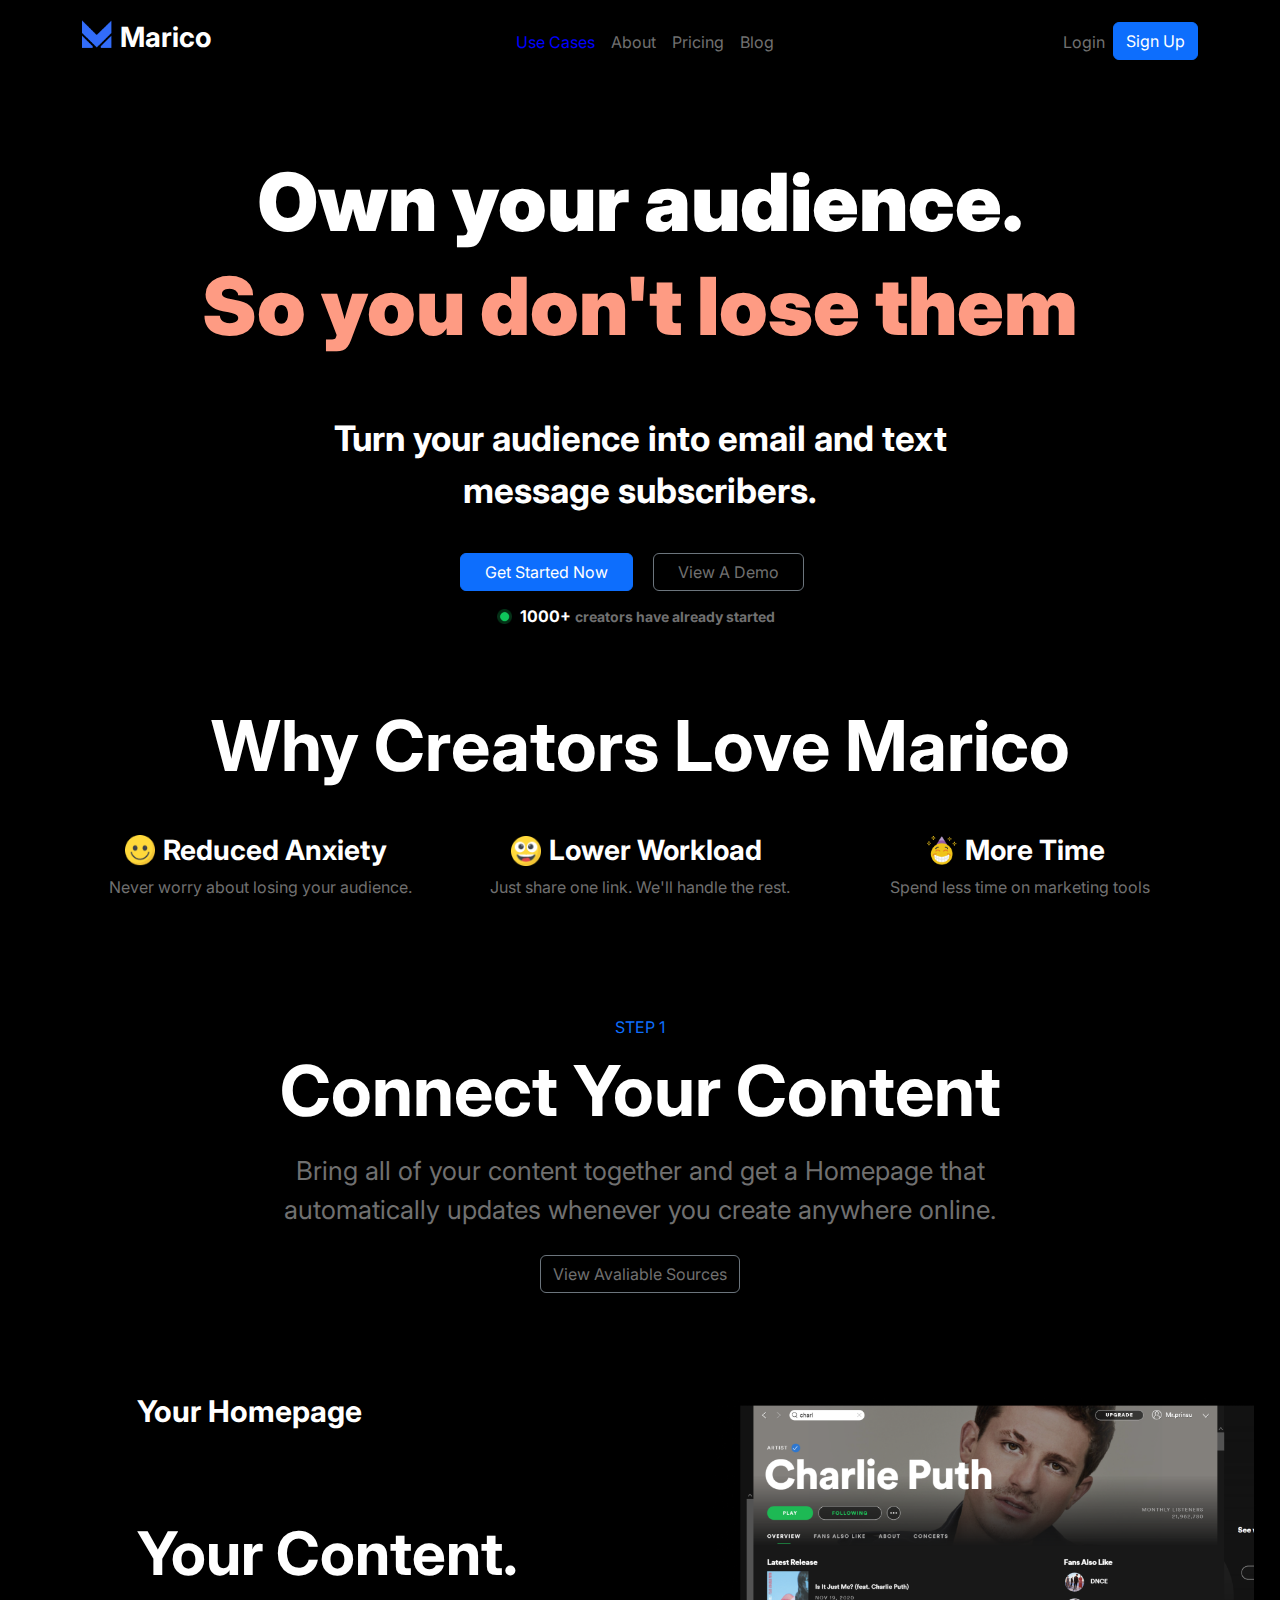
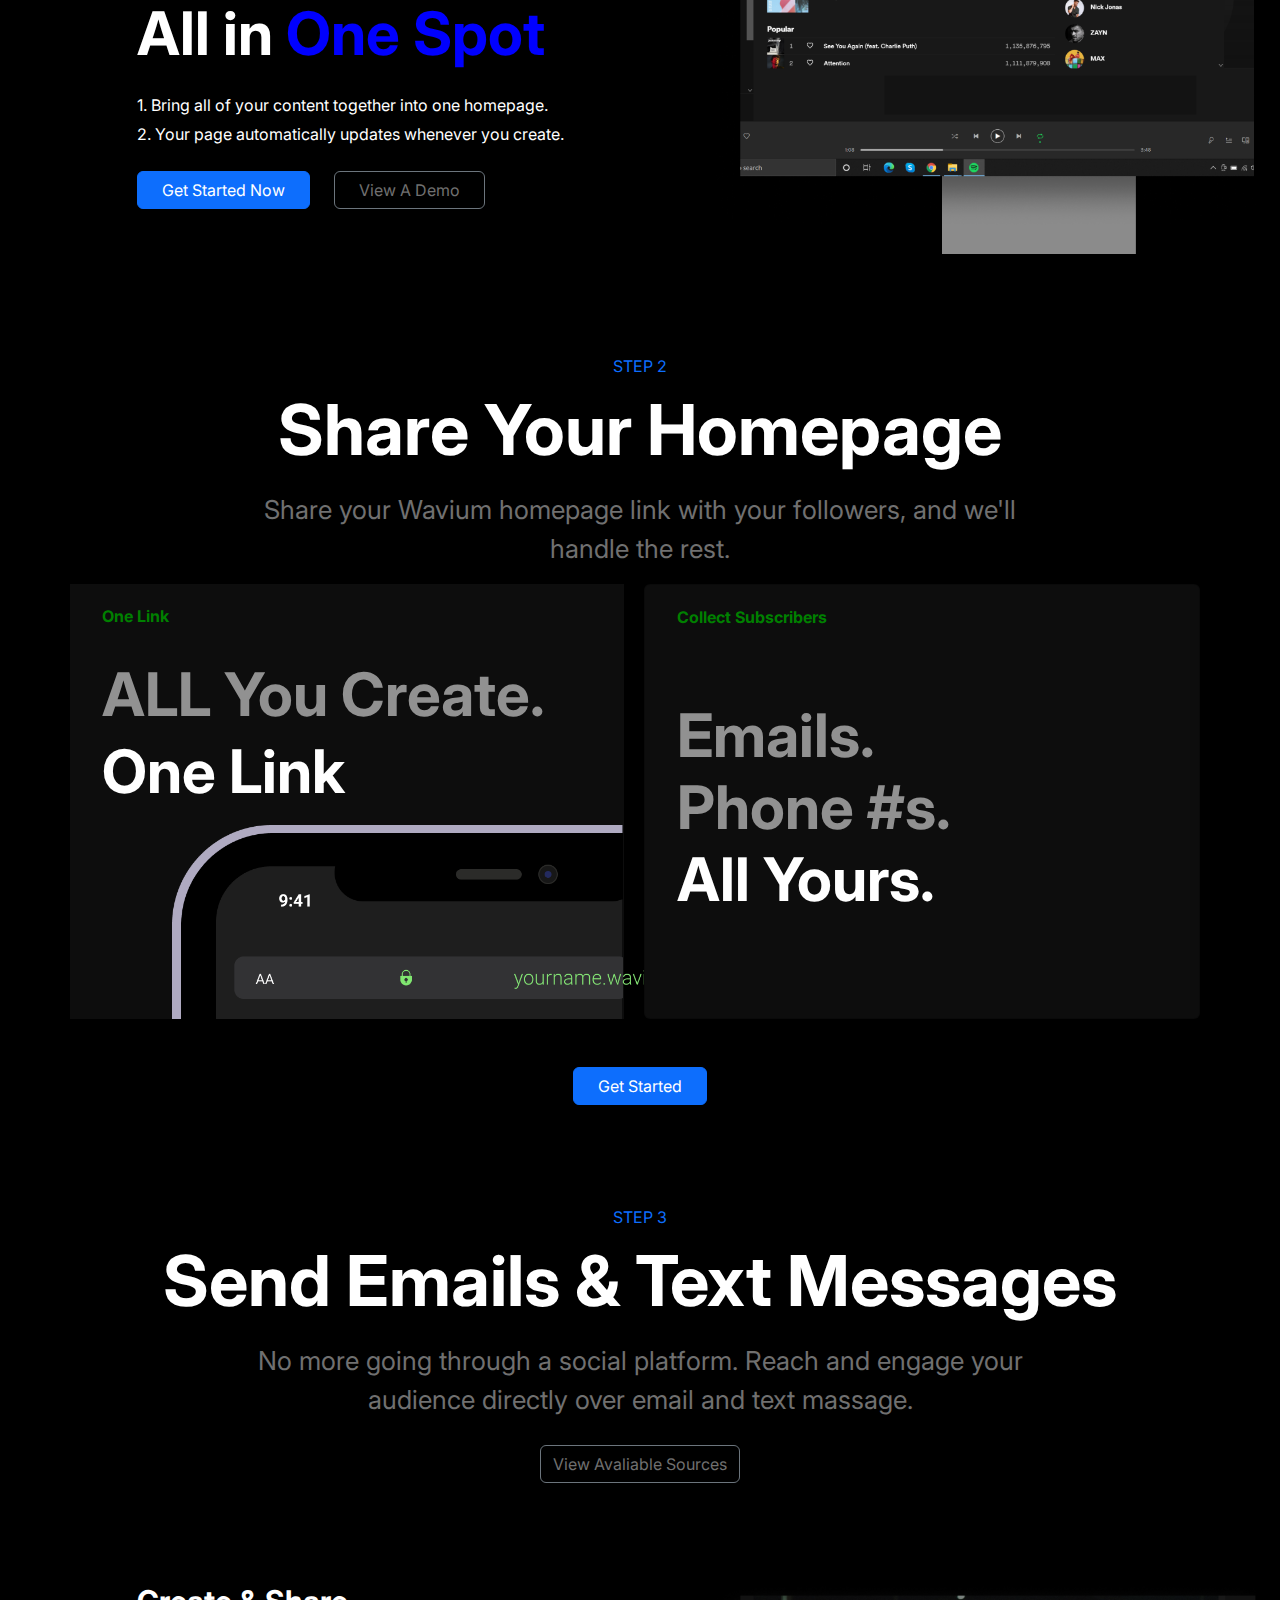
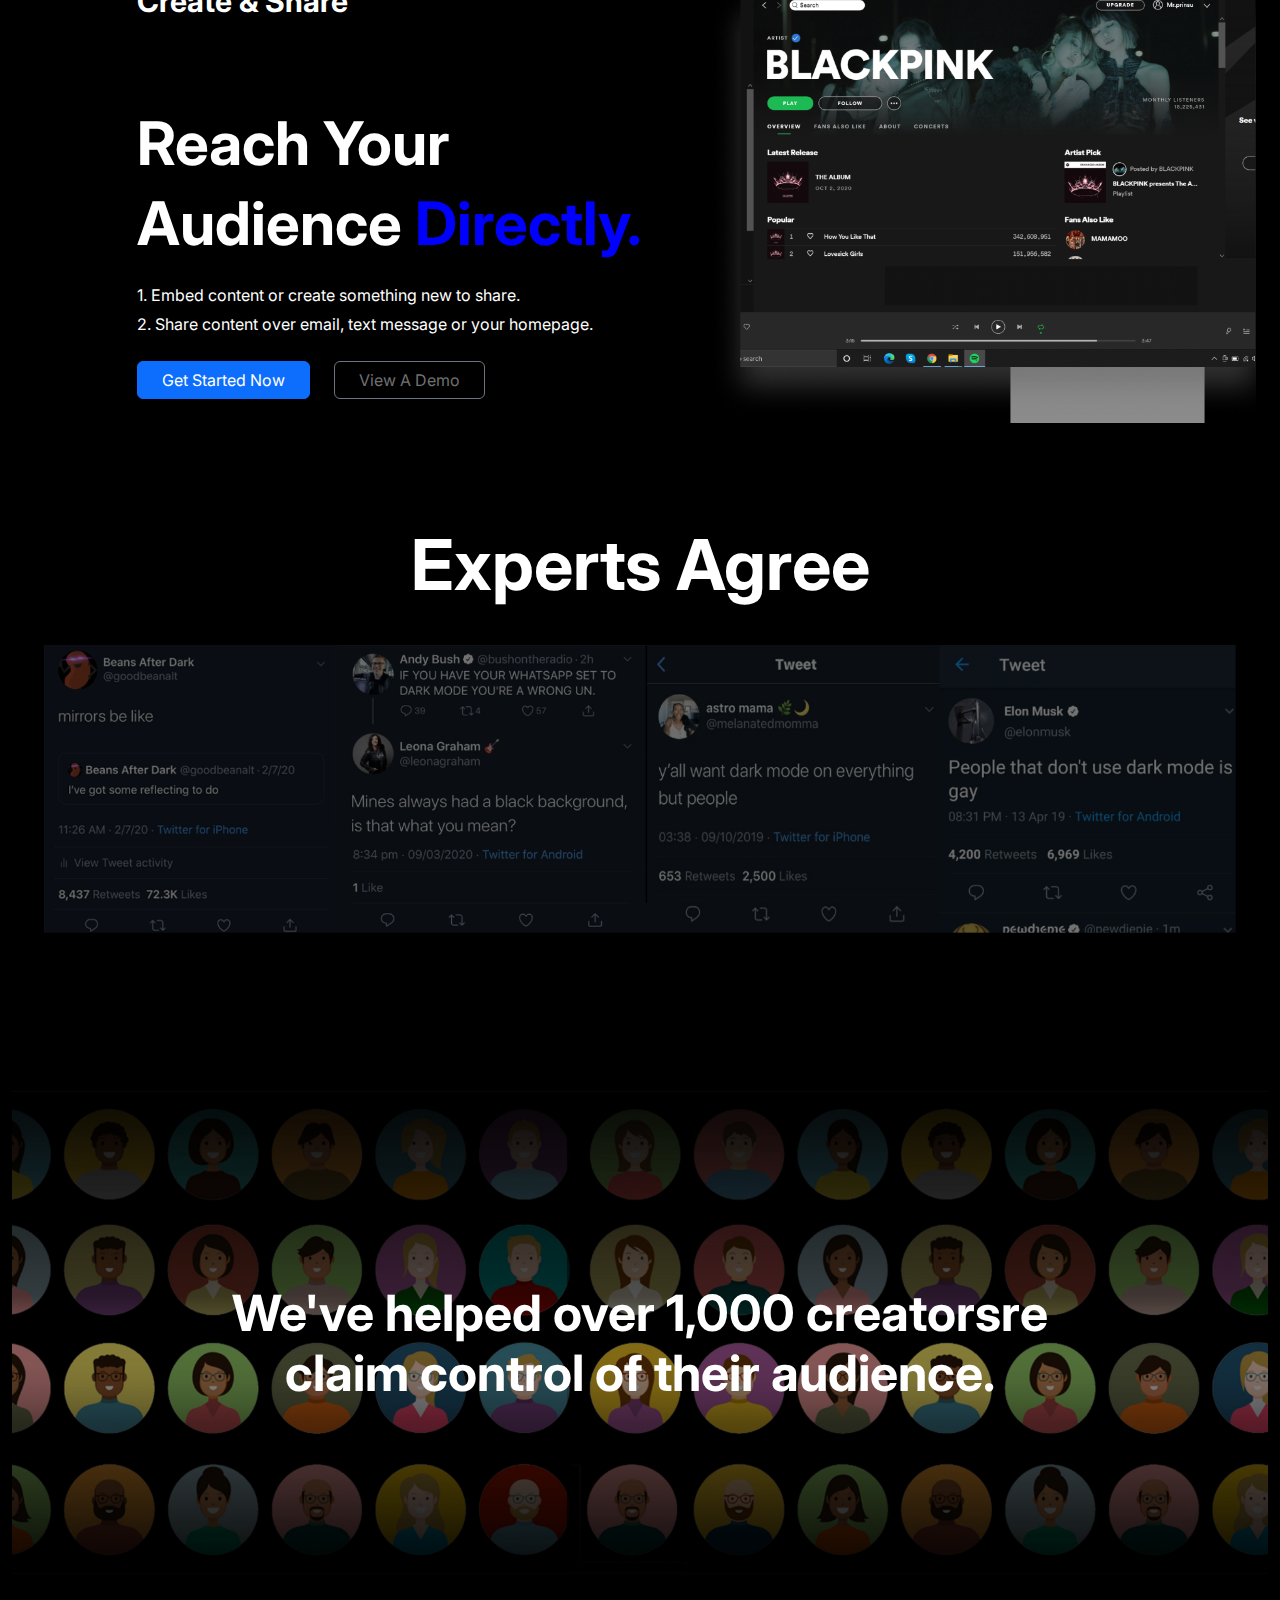
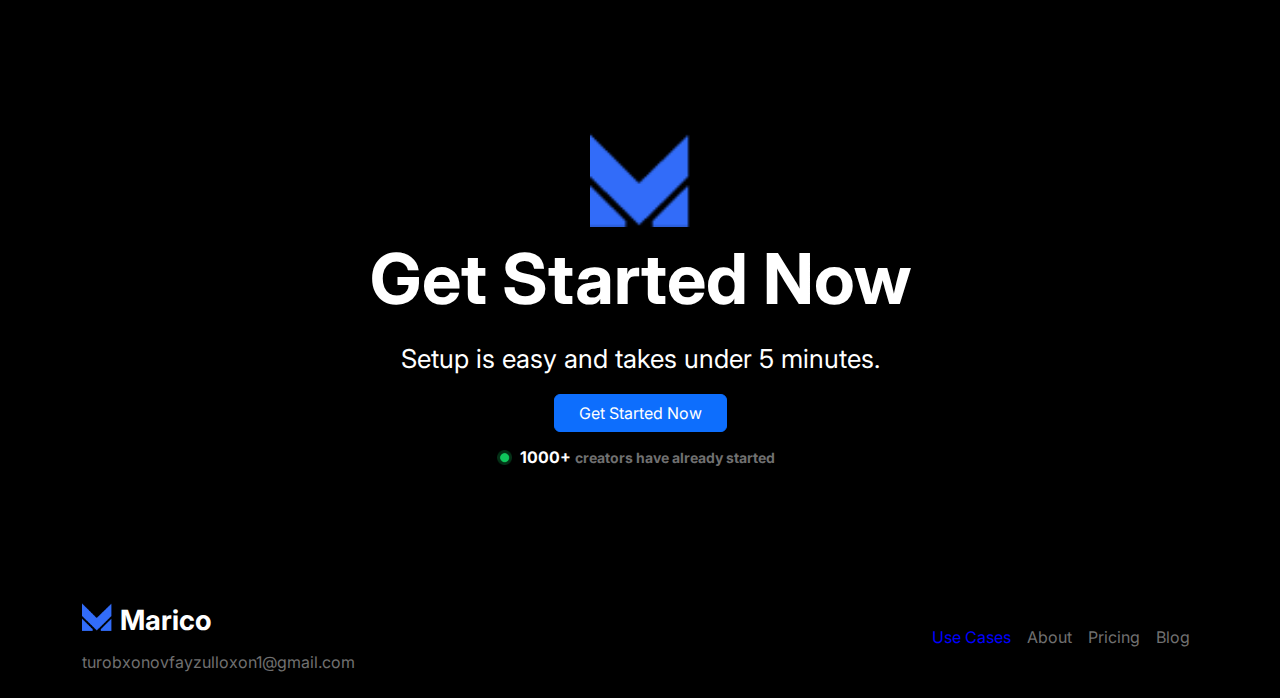
<file: index.html>
<!DOCTYPE html>
<html lang="en">

<head>
    <meta charset="UTF-8">
    <meta http-equiv="X-UA-Compatible" content="IE=edge">
    <meta name="viewport" content="width=device-width, initial-scale=1.0">
    <title>Marico+</title>
    <link rel="stylesheet" href="./css/style.css">
    <link rel="preconnect" href="https://fonts.googleapis.com">
    <link rel="preconnect" href="https://fonts.gstatic.com" crossorigin>
    <link href="https://fonts.googleapis.com/css2?family=Inter&display=swap" rel="stylesheet">
    <!-- Bootstrap CSS link -->
    <link rel="stylesheet" href="https://cdn.jsdelivr.net/npm/bootstrap@5.2.3/dist/css/bootstrap.min.css">
</head>

<body>
    <div class="container-fluid">
        <!-- Navigation menu -->
        <nav class="navbar navbar-expand-lg navbar-dark">
            <div class="container py-2">
                <a href="#" class="navbar-brand d-flex align-items-center">
                    <img src="./images/logo.png" alt="" class="img-fluid" width="30px">
                    <h3 class="px-2">Marico</h3>
                </a>
                <button class="navbar-toggler" type="button" data-bs-toggle="collapse" data-bs-target="#navbarSupportedContent">
                    <span class="navbar-toggler-icon"></span>
                </button>
                <div class="collapse navbar-collapse flex-grow-0" id="navbarSupportedContent">
                    <ul class="navbar-nav me-auto mb-2 mb-lg-0">
                        <li class="nav-item">
                            <a href="index.html" class="nav-link active">Use Cases</a>
                        </li>
                        <li class="nav-item">
                            <a href="about.html" class="nav-link">About</a>
                        </li>
                        <li class="nav-item active">
                            <a href="pricing.html" class="nav-link">Pricing</a>
                        </li>
                        <li class="nav-item">
                            <a href="blog.html" class="nav-link">Blog</a>
                        </li>
                    </ul>
                </div>
                <div class="collapse navbar-collapse flex-grow-0" id="navbarSupportedContent">
                    <ul class="navbar-nav">
                        <li class="nav-item">
                            <a href="login.html" class="nav-link">Login</a>
                        </li>
                        <li class="nav-item">
                            <a href="signup.html" class="btn btn-primary">Sign Up</a>
                        </li>
                    </ul>
                </div>
            </div>
        </nav>
        
        <!-- Home -->
        <section class="home">
            <div class="container">
                <div class="row flex-column">
                    <div class="col-12 text-center">
                        <h1 class="text-white headingone">
                            Own your audience.
                        </h1>
                        <h2 class="headingtwo">
                            So you don't lose them
                        </h2>
                    </div>
                    <div class="col-12 text-center paragraph">
                        <p>Turn your audience into email and text message subscribers.</p>
                    </div>
                    <div class="col-12 text-center buttons">
                        <button class="btn btn-primary px-4">Get Started Now</button>
                        <button class="btn btn-outline-dark border border-secondary mx-3 btn1 px-4">View A Demo</button>
                    </div>
                    <div class="col-12 d-flex align-items-center justify-content-center pt-2">
                        <img src="./images/Dot.png" alt="" class="img-fluid" width="15px">
                        <h6 class="pt-2 px-2">1000+ <small>creators have already started</small></h6>
                    </div>
                </div>
            </div>
        </section>
        
        <!-- Creators -->
        <section class="creators">
            <div class="container">
                <div class="row">
                    <div class="col-12 text-center">
                        <h1>Why Creators Love Marico</h1>
                    </div>
                    <div class="col-sm-4 text-center">
                        <div class="d-flex align-items-center justify-content-center">
                            <img src="./images/Smile_emoji.png" alt="" class="img-fluid" width="30px">
                            <h3 class="pt-2 px-2">Reduced Anxiety</h3>
                        </div>
                        <p>Never worry about losing your audience.</p>
                    </div>
                    <div class="col-sm-4 text-center">
                        <div class="d-flex align-items-center justify-content-center">
                            <img src="./images/Happy_emoji.png" alt="" class="img-fluid" width="30px">
                            <h3 class="pt-2 px-2">Lower Workload</h3>
                        </div>
                        <p>Just share one link. We'll handle the rest.</p>
                    </div>
                    <div class="col-sm-4 text-center">
                        <div class="d-flex align-items-center justify-content-center">
                            <img src="./images/Party_emoji.png" alt="" class="img-fluid" width="30px">
                            <h3 class="pt-2 px-2">More Time</h3>
                        </div>
                        <p>Spend less time on marketing tools</p>
                    </div>
                </div>
            </div>
        </section>
        
        <!-- Step1 -->
        <section class="step1">
            <div class="container">
                <div class="row">
                    <div class="col-12 text-center">
                        <a href="#" class="link text-decoration-none">STEP 1</a>
                    </div>
                    <div class="col-12 text-center text">
                        <h1>Connect Your Content</h1>
                        <p>Bring all of your content together and get a Homepage that automatically updates whenever you create
                            anywhere online.</p>
                        <button class="btn btn-outline-dark border border-secondary btn1">View Avaliable Sources</button>
                    </div>
                </div>
            </div>
            <div class="container-fluid">
                <div class="row homepage">
                    <div class="col-sm-6">
                        <h4 class="headingfour">Your Homepage</h4>
                        <h1 class="heading1 ">Your Content.</h1>
                        <h1 class="heading2">All in <color>One Spot</color>
                        </h1>
                        <p class="pt-3">1. Bring all of your content together into one homepage.</p>
                        <p>2. Your page automatically updates whenever you create.</p>
                        <button class="btn btn-primary px-4">Get Started Now</button>
                        <button class="btn btn-outline-dark border border-secondary px-4 btn1">View A Demo</button>
                    </div>
                    <div class="col-6 img">
                        <img src="./images/Screen.png" alt="" class="img-fluid">
                    </div>
                </div>
            </div>
        </section>
        
        <!-- Step2 -->
        <section class="step2">
            <div class="container">
                <div class="row collect">
                    <div class="col-12 text-center">
                        <a href="#" class="link text-decoration-none">STEP 2</a>
                    </div>
                    <div class="col-12 text text-center">
                        <h1 class="heading1">Share Your Homepage</h1>
                        <p>Share your Wavium homepage link with your followers, and
                            we'll handle the rest.</p>
                    </div>
                    <div class="col-sm collect__card">
                        <a href="#" class="link text-decoration-none">One Link</a>
                        <h1 class="heading__card1">ALL You Create.</h1>
                        <h1 class="heading__card2">One Link</h1>
                        <img src="./images/Mobile.png" alt="" class="img-fluid">
                    </div>
                    <div class="col-sm collect__card card">
                        <a href="#" class="link text-decoration-none">Collect Subscribers</a>
                        <h1 class="heading__card3">Emails. Phone #s.</h1>
                        <h1 class="heading__card4">All Yours.</h1>
                    </div>
                    <div class="col-12 text-center">
                        <button class="btn btn-primary px-4 mt-5">Get Started</button>
                    </div>
                </div>
            </div>
        </section>
        
        <!-- Step3 -->
        <section class="step3">
            <div class="container">
                <div class="row">
                    <div class="col-12 text-center">
                        <a href="#" class="link text-decoration-none">STEP 3</a>
                    </div>
                    <div class="col-12 text-center text">
                        <h1>Send Emails & Text Messages</h1>
                        <p>No more going through a social platform. Reach and engage
                            your audience directly over email and text massage.</p>
                        <button class="btn btn-outline-dark border border-secondary btn1">View Avaliable Sources</button>
                    </div>
                </div>
            </div>
            <div class="container-fluid">
                <div class="row homepage">
                    <div class="col">
                        <h4 class="headingfour">Create & Share</h4>
                        <h1 class="heading1 ">Reach Your</h1>
                        <h1 class="heading2">Audience <color>Directly.</color>
                        </h1>
                        <p class="pt-3">1. Embed content or create something new to share.</p>
                        <p>2. Share content over email, text message or your homepage.</p>
                        <button class="btn btn-primary px-4">Get Started Now</button>
                        <button class="btn btn-outline-dark border border-secondary px-4 btn1">View A Demo</button>
                    </div>
                    <div class="col-6 img">
                        <img src="./images/Screen (1).png" alt="" class="img-fluid">
                    </div>
                </div>
            </div>
        </section>
        
        <!-- Experts -->
        <section class="experts">
            <div class="container-fluid">
                <h1 class="text-center">Experts Agree</h1>
                <img src="./images/Image.png" alt="" class="img-fluid">
            </div>
        </section>
        
        <!-- Audience -->
        <section class="audience">
            <h1>We've helped over 1,000 creatorsre
            claim control of their audience.</h1>
        </section>

        <!-- Get started -->
        <section class="get_started">
            <div class="container">
                <div class="row">
                    <div class="col-12 text-center">
                        <img src="./images/logo.png" alt="" class="img-fluid" width="100px">
                        <h1>Get Started Now</h1>
                        <p>Setup is easy and takes under 5 minutes.</p>
                        <button class="btn btn-primary px-4">Get Started Now</button>
                    </div>
                    <div class="col-12 d-flex align-items-center justify-content-center pt-2">
                        <img src="./images/Dot.png" alt="" class="img-fluid" width="15px">
                        <h6 class="pt-2 px-2">1000+ <small>creators have already started</small></h6>
                    </div>
                </div>
            </div>
        </section>

        <!-- Footer section -->
        <footer>
            <nav class="navbar navbar-expand-lg navbar-dark">
                <div class="container py-3">
                    <div class="links">
                        <a href="#" class="navbar-brand d-flex align-items-center">
                            <img src="./images/logo.png" alt="" class="img-fluid" width="30px">
                            <h3 class="px-2">Marico</h3>
                        </a>
                        <a href="https://turobxonovfayzulloxon1@gmail.com" class="link text-decoration-none email">turobxonovfayzulloxon1@gmail.com</a>
                    </div>
                    <button class="navbar-toggler" type="button" data-bs-toggle="collapse" data-bs-target="#navbarSupportedContent">
                        <span class="navbar-toggler-icon"></span>
                    </button>
                    <div class="collapse navbar-collapse flex-grow-0" id="navbarSupportedContent">
                        <ul class="navbar-nav me-auto mb-2 mb-lg-0">
                            <li class="nav-item">
                                <a href="index.html" class="nav-link active">Use Cases</a>
                            </li>
                            <li class="nav-item">
                                <a href="about.html" class="nav-link">About</a>
                            </li>
                            <li class="nav-item active">
                                <a href="pricing.html" class="nav-link">Pricing</a>
                            </li>
                            <li class="nav-item">
                                <a href="blog.html" class="nav-link">Blog</a>
                            </li>
                        </ul>
                    </div>
                </div>
            </nav>
        </footer>
    </div>
</body>
<!-- Bootstrap JS link -->
<script src="https://cdn.jsdelivr.net/npm/bootstrap@5.2.3/dist/js/bootstrap.bundle.min.js"></script>

</html>
</file>
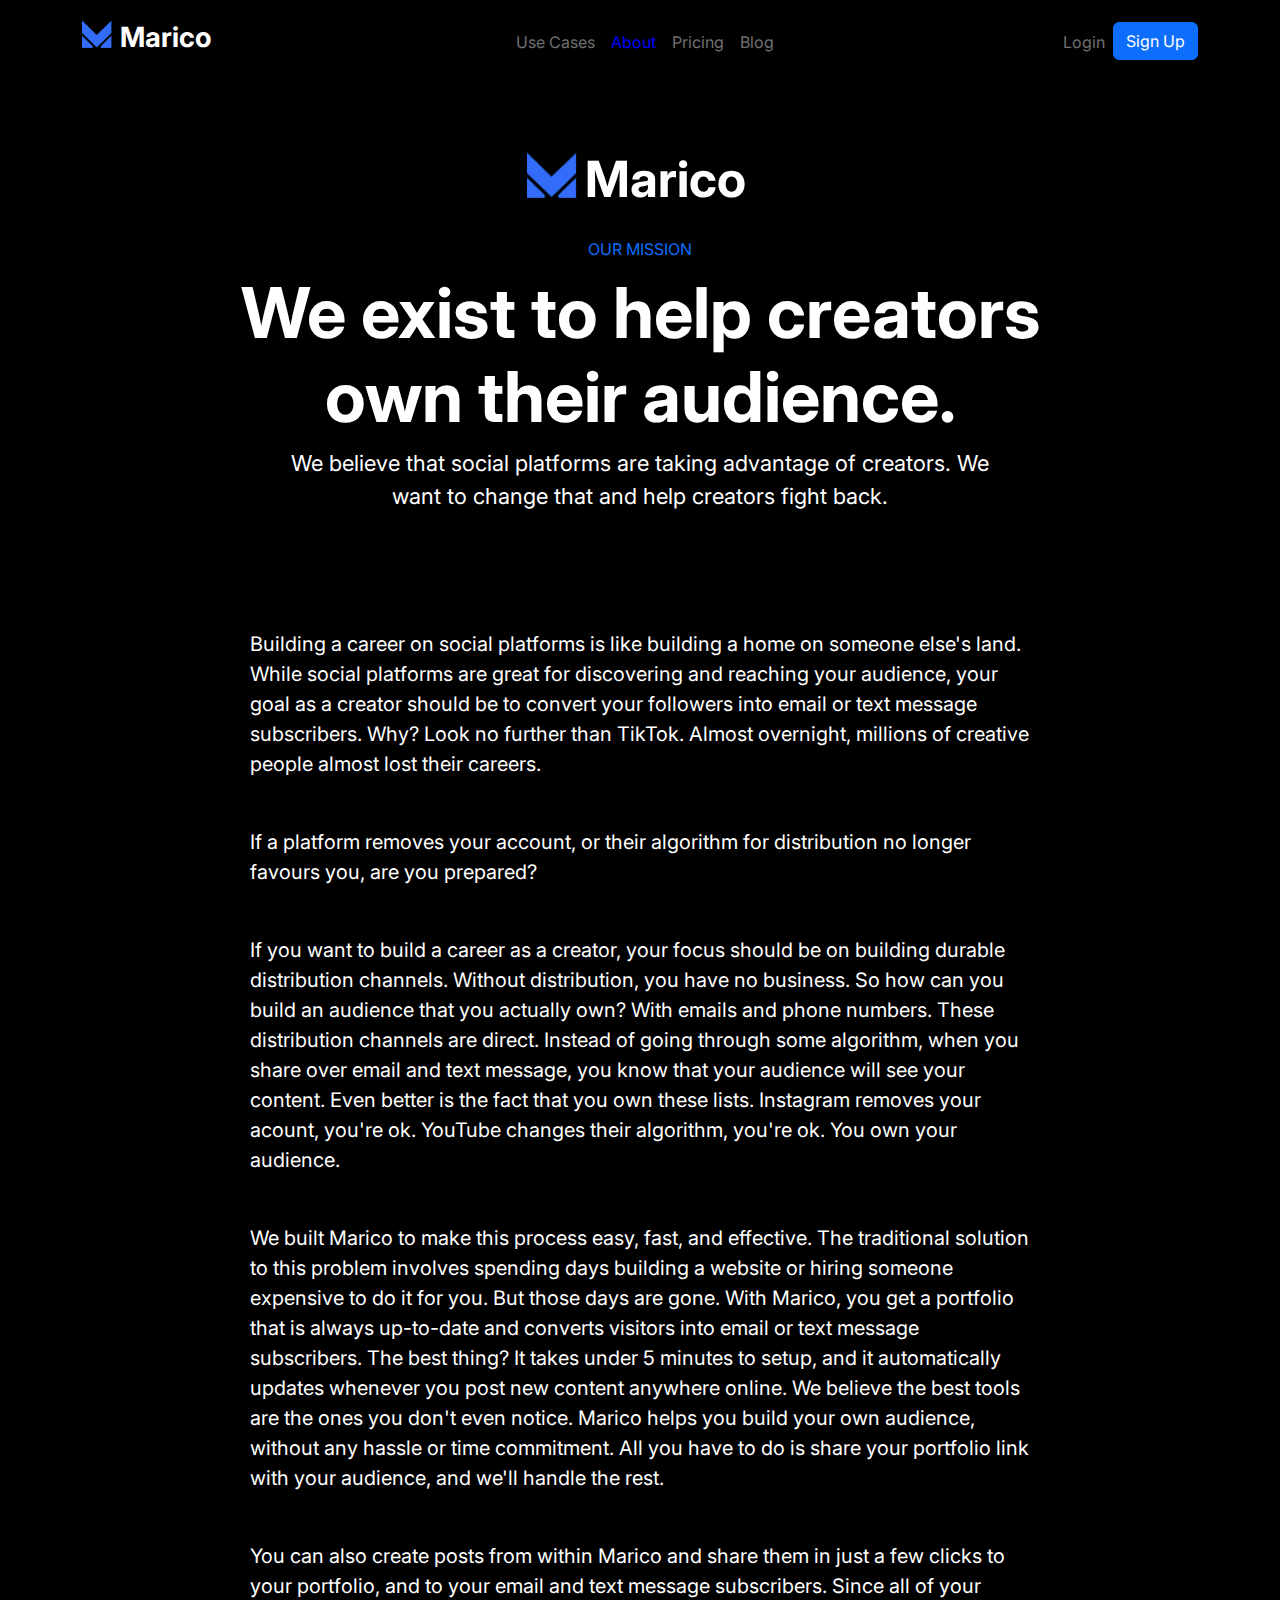
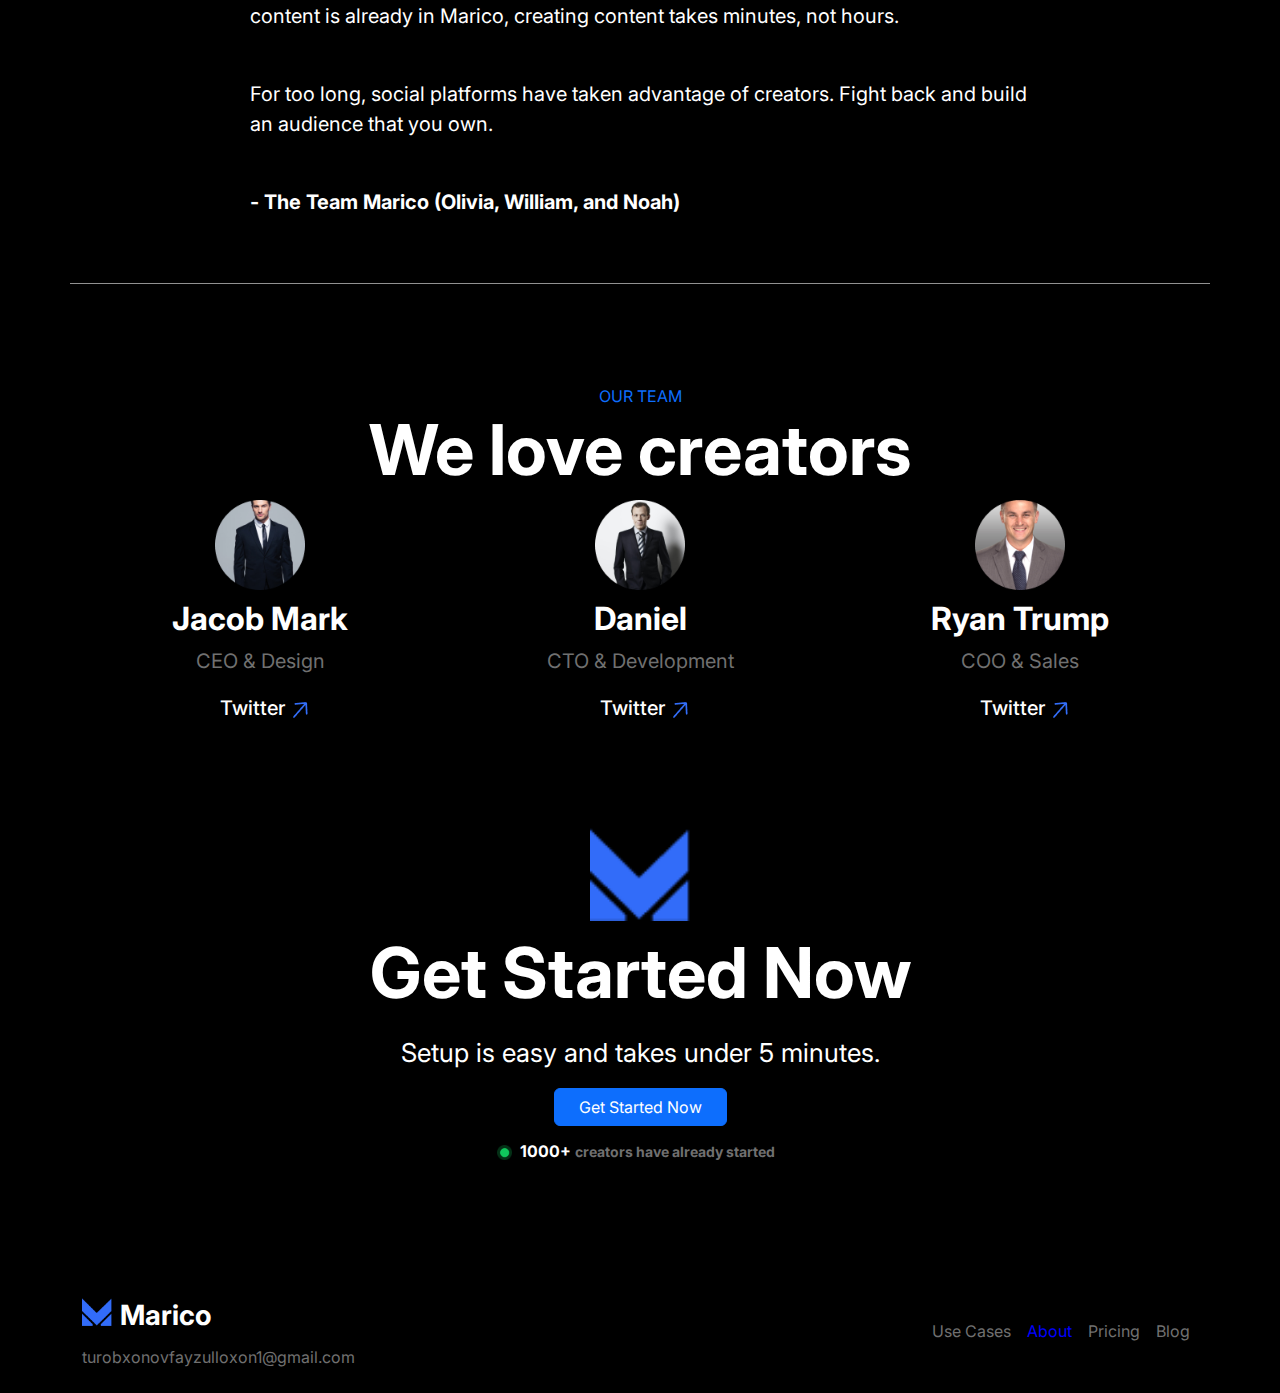
<file: about.html>
<!DOCTYPE html>
<html lang="en">

<head>
    <meta charset="UTF-8">
    <meta http-equiv="X-UA-Compatible" content="IE=edge">
    <meta name="viewport" content="width=device-width, initial-scale=1.0">
    <title>Marico+</title>
    <link rel="stylesheet" href="./css/style.css">
    <link rel="preconnect" href="https://fonts.googleapis.com">
    <link rel="preconnect" href="https://fonts.gstatic.com" crossorigin>
    <link href="https://fonts.googleapis.com/css2?family=Inter&display=swap" rel="stylesheet">
    <!-- Bootstrap CSS link -->
    <link rel="stylesheet" href="https://cdn.jsdelivr.net/npm/bootstrap@5.2.3/dist/css/bootstrap.min.css">
</head>

<body>
    <div class="container-fluid">
        <!-- Navigation menu -->
        <nav class="navbar navbar-expand-lg navbar-dark">
            <div class="container py-2">
                <a href="#" class="navbar-brand d-flex align-items-center">
                    <img src="./images/logo.png" alt="" class="img-fluid" width="30px">
                    <h3 class="px-2">Marico</h3>
                </a>
                <button class="navbar-toggler" type="button" data-bs-toggle="collapse"
                    data-bs-target="#navbarSupportedContent">
                    <span class="navbar-toggler-icon"></span>
                </button>
                <div class="collapse navbar-collapse flex-grow-0" id="navbarSupportedContent">
                    <ul class="navbar-nav me-auto mb-2 mb-lg-0">
                        <li class="nav-item">
                            <a href="index.html" class="nav-link">Use Cases</a>
                        </li>
                        <li class="nav-item">
                            <a href="about.html" class="nav-link active">About</a>
                        </li>
                        <li class="nav-item active">
                            <a href="pricing.html" class="nav-link">Pricing</a>
                        </li>
                        <li class="nav-item">
                            <a href="blog.html" class="nav-link">Blog</a>
                        </li>
                    </ul>
                </div>
                <div class="collapse navbar-collapse flex-grow-0" id="navbarSupportedContent">
                    <ul class="navbar-nav">
                        <li class="nav-item">
                            <a href="login.html" class="nav-link">Login</a>
                        </li>
                        <li class="nav-item">
                            <a href="signup.html" class="btn btn-primary">Sign Up</a>
                        </li>
                    </ul>
                </div>
            </div>
        </nav>

        <!-- About -->
        <section class="about">
            <div class="container">
                <div class="row">
                    <div class="col-12 text-center">
                        <a href="#" class="navbar-brand d-flex align-items-center justify-content-center">
                            <img src="./images/logo.png" alt="" class="img-fluid" width="50px">
                            <h2 class="px-2">Marico</h2>
                        </a>
                        <a href="#" class="link text-decoration-none">OUR MISSION</a>
                        <h1>We exist to help creators own their audience.</h1>
                        <p class="text-mission">We believe that social platforms are taking advantage of creators.
                        We want to change that and help creators fight back.</p>
                    </div>
                    <div class="col-12 paragraph">
                        <p class="text-header mb-5">
                            Building a career on social platforms is like building a home on someone else's
                            land. While social platforms are great for discovering and reaching your audience,
                            your goal as a creator should be to convert your followers into email or text
                            message subscribers. Why? Look no further than TikTok. Almost overnight,
                            millions of creative people almost lost their careers.
                        </p>
                        <p class="text-home mb-5">
                            If a platform removes your account, or their algorithm for distribution no longer
                            favours you, are you prepared?
                        </p>
                        <p class="text-main mb-5">
                            If you want to build a career as a creator, your focus should be on building durable
                            distribution channels. Without distribution, you have no business. So how can you
                            build an audience that you actually own? With emails and phone numbers. These
                            distribution channels are direct. Instead of going through some algorithm, when
                            you share over email and text message, you know that your audience will see your
                            content. Even better is the fact that you own these lists. Instagram removes your
                            acount, you're ok. YouTube changes their algorithm, you're ok. You own your
                            audience.
                        </p>
                        <p class="text-side mb-5">
                            We built Marico to make this process easy, fast, and effective. The traditional
                            solution to this problem involves spending days building a website or hiring
                            someone expensive to do it for you. But those days are gone. With Marico, you
                            get a portfolio that is always up-to-date and converts visitors into email or text
                            message subscribers. The best thing? It takes under 5 minutes to setup, and it
                            automatically updates whenever you post new content anywhere online. We
                            believe the best tools are the ones you don't even notice. Marico helps you build
                            your own audience, without any hassle or time commitment. All you have to do is
                            share your portfolio link with your audience, and we'll handle the rest.
                        </p>
                        <p class="text-main_footer mb-5">
                            You can also create posts from within Marico and share them in just a few clicks
                            to your portfolio, and to your email and text message subscribers. Since all of your
                            content is already in Marico, creating content takes minutes, not hours.
                        </p>
                        <p class="text-footer1 mb-5">
                            For too long, social platforms have taken advantage of creators. Fight back and
                            build an audience that you own.
                        </p>
                        <p class="text-footer2">
                            - The Team Marico (Olivia, William, and Noah)
                        </p>
                    </div>
                </div>
            </div>
        </section>

        <!-- Team -->
        <section class="team">
            <div class="container">
                <div class="row">
                    <div class="col-12 text-center">
                        <a href="#" class="link text-decoration-none">OUR TEAM</a>
                        <h1>We love creators</h1>
                    </div>
                    <div class="col-sm-4 text-center">
                        <img src="./images/Profile.png" alt="" class="img-fluid" width="90px">
                        <h2>Jacob Mark</h2>
                        <p>CEO & Design</p>
                        <div class="twitter d-flex align-items-center justify-content-center">
                            <h5 class="px-2 pt-1">Twitter</h5>
                            <img src="./images/Arrow.png" alt="" class="img-fluid">
                        </div>
                    </div>
                    <div class="col-sm-4 text-center">
                        <img src="./images/Profile (1).png" alt="" class="img-fluid" width="90px">
                        <h2>Daniel</h2>
                        <p>CTO & Development</p>
                        <div class="twitter d-flex align-items-center justify-content-center">
                            <h5 class="px-2 pt-1">Twitter</h5>
                            <img src="./images/Arrow.png" alt="" class="img-fluid">
                        </div>
                    </div>
                    <div class="col-sm-4 text-center">
                        <img src="./images/Profile (2).png" alt="" class="img-fluid" width="90px">
                        <h2>Ryan Trump</h2>
                        <p>COO & Sales</p>
                        <div class="twitter d-flex align-items-center justify-content-center">
                            <h5 class="px-2 pt-1">Twitter</h4>
                            <img src="./images/Arrow.png" alt="" class="img-fluid">
                        </div>
                    </div>
                </div>
            </div>
        </section>

        <!-- Get started -->
        <section class="get_started">
            <div class="container">
                <div class="row">
                    <div class="col-12 text-center">
                        <img src="./images/logo.png" alt="" class="img-fluid" width="100px">
                        <h1>Get Started Now</h1>
                        <p>Setup is easy and takes under 5 minutes.</p>
                        <button class="btn btn-primary px-4">Get Started Now</button>
                    </div>
                    <div class="col-12 d-flex align-items-center justify-content-center pt-2">
                        <img src="./images/Dot.png" alt="" class="img-fluid" width="15px">
                        <h6 class="pt-2 px-2">1000+ <small>creators have already started</small></h6>
                    </div>
                </div>
            </div>
        </section>

        <!-- Footer section -->
        <footer>
            <nav class="navbar navbar-expand-lg navbar-dark">
                <div class="container py-3">
                    <div class="links">
                        <a href="#" class="navbar-brand d-flex align-items-center">
                            <img src="./images/logo.png" alt="" class="img-fluid" width="30px">
                            <h3 class="px-2">Marico</h3>
                        </a>
                        <a href="https://turobxonovfayzulloxon1@gmail.com"
                            class="link text-decoration-none email">turobxonovfayzulloxon1@gmail.com</a>
                    </div>
                    <button class="navbar-toggler" type="button" data-bs-toggle="collapse"
                        data-bs-target="#navbarSupportedContent">
                        <span class="navbar-toggler-icon"></span>
                    </button>
                    <div class="collapse navbar-collapse flex-grow-0" id="navbarSupportedContent">
                        <ul class="navbar-nav me-auto mb-2 mb-lg-0">
                            <li class="nav-item">
                                <a href="index.html" class="nav-link">Use Cases</a>
                            </li>
                            <li class="nav-item">
                                <a href="about.html" class="nav-link active">About</a>
                            </li>
                            <li class="nav-item active">
                                <a href="pricing.html" class="nav-link">Pricing</a>
                            </li>
                            <li class="nav-item">
                                <a href="blog.html" class="nav-link">Blog</a>
                            </li>
                        </ul>
                    </div>
                </div>
            </nav>
        </footer>
    </div>
</body>
<!-- Bootstrap JS link -->
<script src="https://cdn.jsdelivr.net/npm/bootstrap@5.2.3/dist/js/bootstrap.bundle.min.js"></script>

</html>
</file>
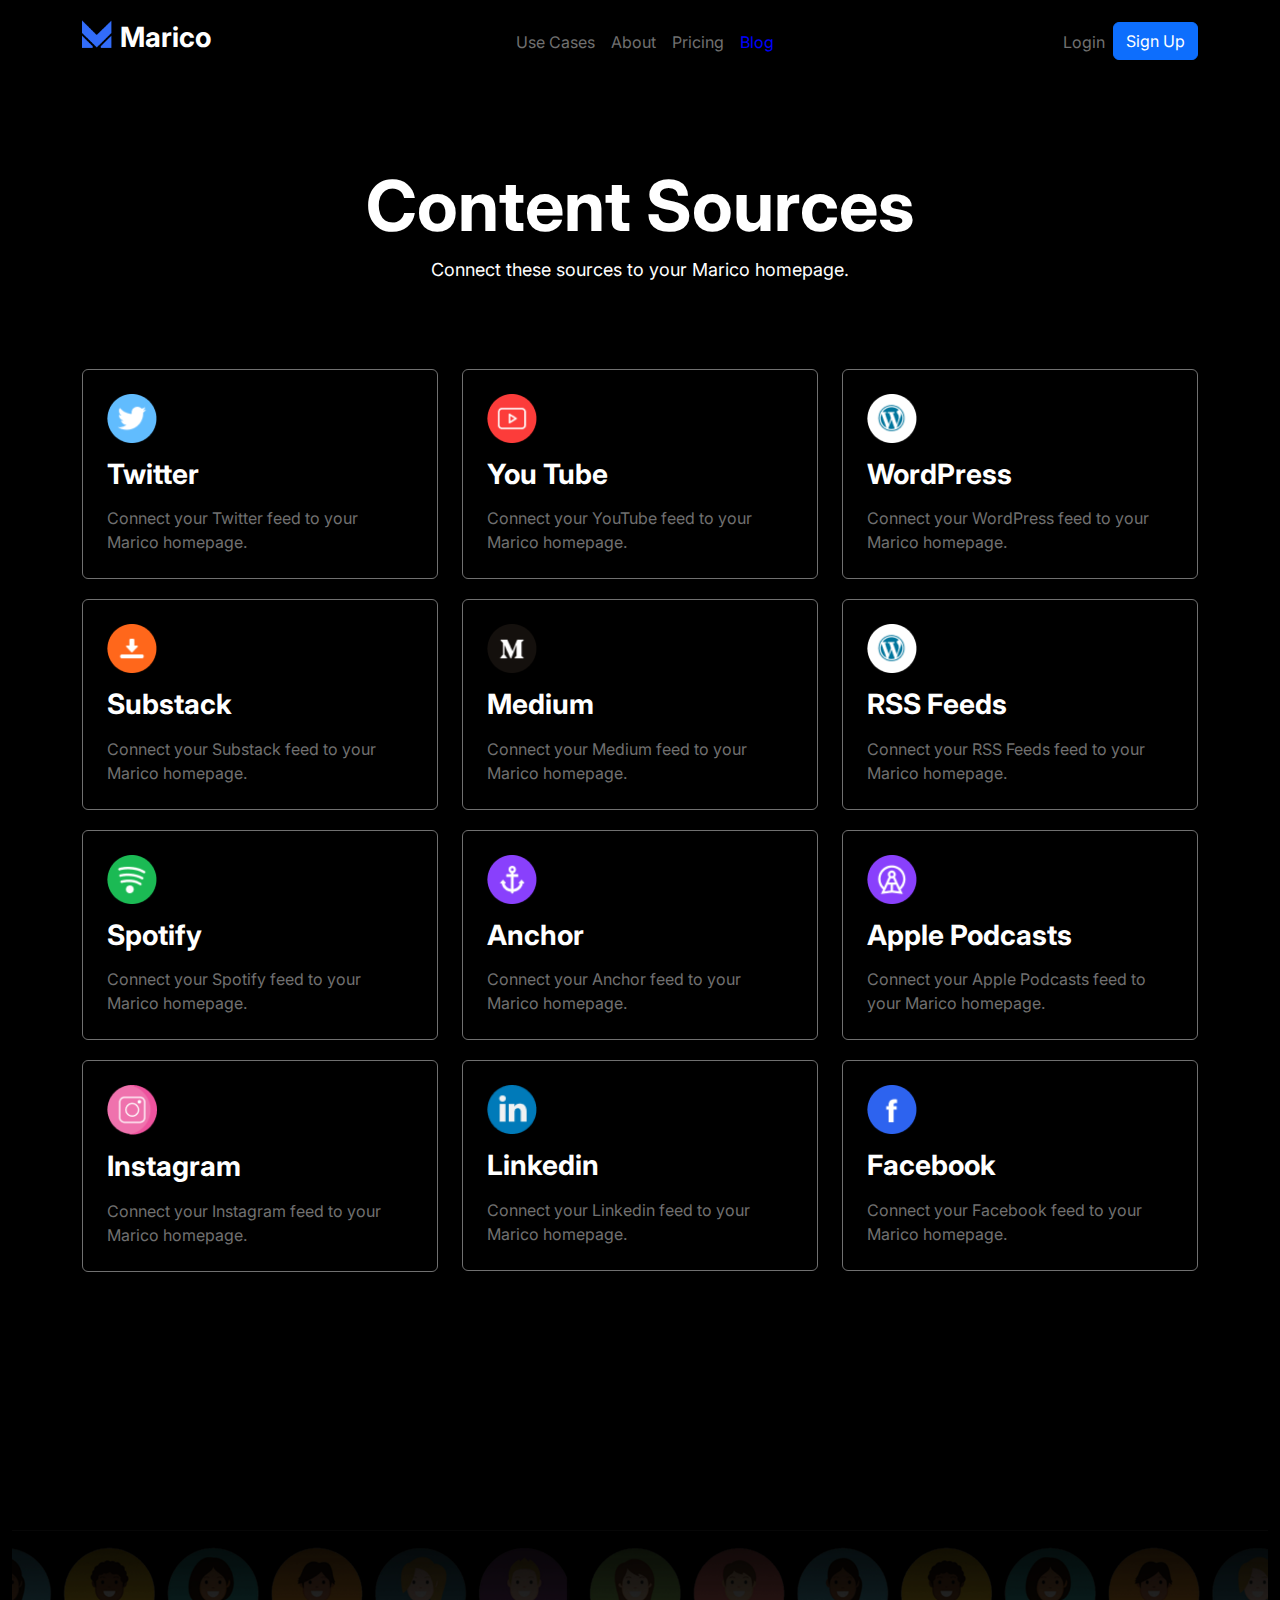
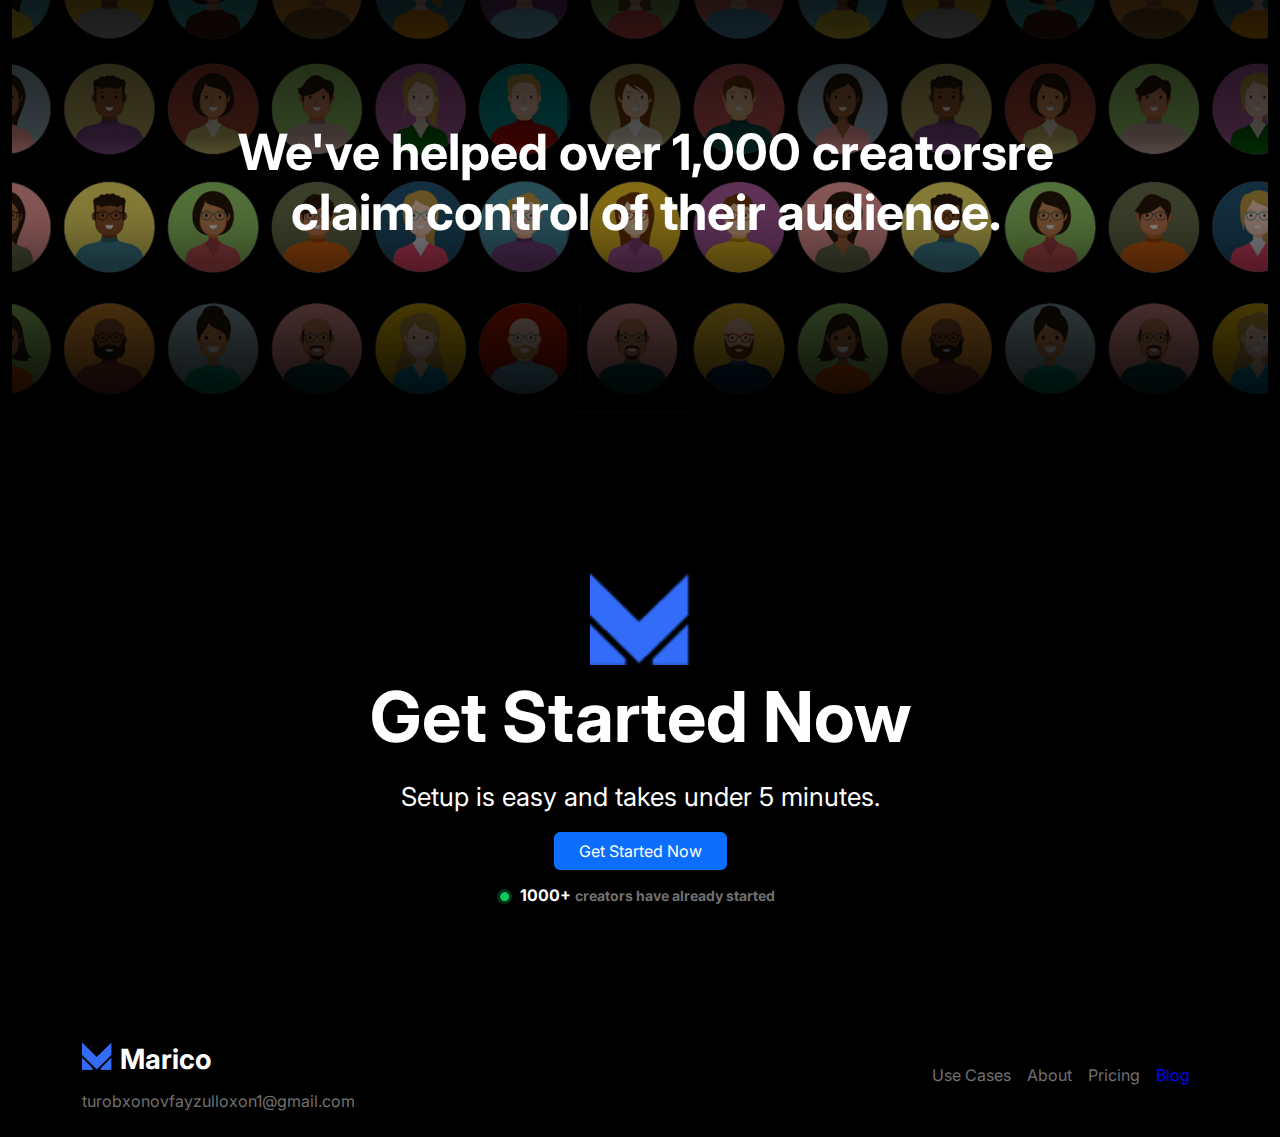
<file: blog.html>
<!DOCTYPE html>
<html lang="en">

<head>
    <meta charset="UTF-8">
    <meta http-equiv="X-UA-Compatible" content="IE=edge">
    <meta name="viewport" content="width=device-width, initial-scale=1.0">
    <title>Marico+</title>
    <link rel="stylesheet" href="./css/style.css">
    <link rel="preconnect" href="https://fonts.googleapis.com">
    <link rel="preconnect" href="https://fonts.gstatic.com" crossorigin>
    <link href="https://fonts.googleapis.com/css2?family=Inter&display=swap" rel="stylesheet">
    <!-- Bootstrap CSS link -->
    <link rel="stylesheet" href="https://cdn.jsdelivr.net/npm/bootstrap@5.2.3/dist/css/bootstrap.min.css">
</head>

<body>
    <div class="container-fluid">
        <!-- Navigation menu -->
        <nav class="navbar navbar-expand-lg navbar-dark">
            <div class="container py-2">
                <a href="#" class="navbar-brand d-flex align-items-center">
                    <img src="./images/logo.png" alt="" class="img-fluid" width="30px">
                    <h3 class="px-2">Marico</h3>
                </a>
                <button class="navbar-toggler" type="button" data-bs-toggle="collapse"
                    data-bs-target="#navbarSupportedContent">
                    <span class="navbar-toggler-icon"></span>
                </button>
                <div class="collapse navbar-collapse flex-grow-0" id="navbarSupportedContent">
                    <ul class="navbar-nav me-auto mb-2 mb-lg-0">
                        <li class="nav-item">
                            <a href="index.html" class="nav-link">Use Cases</a>
                        </li>
                        <li class="nav-item">
                            <a href="about.html" class="nav-link">About</a>
                        </li>
                        <li class="nav-item active">
                            <a href="pricing.html" class="nav-link">Pricing</a>
                        </li>
                        <li class="nav-item">
                            <a href="blog.html" class="nav-link active">Blog</a>
                        </li>
                    </ul>
                </div>
                <div class="collapse navbar-collapse flex-grow-0" id="navbarSupportedContent">
                    <ul class="navbar-nav">
                        <li class="nav-item">
                            <a href="login.html" class="nav-link">Login</a>
                        </li>
                        <li class="nav-item">
                            <a href="signup.html" class="btn btn-primary">Sign Up</a>
                        </li>
                    </ul>
                </div>
            </div>
        </nav>

        <section class="cards">
            <div class="container">
                <div class="row">
                    <div class="col-12 text-center">
                        <h1>Content Sources</h1>
                        <p>Connect these sources to your Marico homepage.</p>
                    </div>
                    <div class="col-sm-4">
                        <div class="card p-4">
                            <img src="./images/Twitter_logo.png" alt="" class="img-fluid" width="50px">
                            <h3 class="card-title">Twitter</h3>
                            <p class="card-text">Connect your Twitter feed to
                            your Marico homepage.</p>
                        </div>
                    </div>
                    <div class="col-sm-4">
                        <div class="card p-4">
                            <img src="./images/YouTube_logo.png" alt="" class="img-fluid" width="50px">
                            <h3 class="card-title">You Tube</h3>
                            <p class="card-text">Connect your YouTube feed to
                                your Marico homepage.</p>
                        </div>
                    </div>
                    <div class="col-sm-4">
                        <div class="card p-4">
                            <img src="./images/Wordpress_logo.png" alt="" class="img-fluid" width="50px">
                            <h3 class="card-title">WordPress</h3>
                            <p class="card-text">Connect your WordPress feed to
                                your Marico homepage.</p>
                        </div>
                    </div>  
                    <div class="col-sm-4">
                        <div class="card p-4">
                            <img src="./images/Substack_logo.png" alt="" class="img-fluid" width="50px">
                            <h3 class="card-title">Substack</h3>
                            <p class="card-text">Connect your Substack feed to
                            your Marico homepage.</p>
                        </div>
                    </div>
                    <div class="col-sm-4">
                        <div class="card p-4">
                            <img src="./images/Medium_logo.png" alt="" class="img-fluid" width="50px">
                            <h3 class="card-title">Medium</h3>
                            <p class="card-text">Connect your Medium feed to
                                your Marico homepage.</p>
                        </div>
                    </div>
                    <div class="col-sm-4">
                        <div class="card p-4">
                            <img src="./images/Wordpress_logo (1).png" alt="" class="img-fluid" width="50px">
                            <h3 class="card-title">RSS Feeds</h3>
                            <p class="card-text">Connect your RSS Feeds feed to
                                your Marico homepage.</p>
                        </div>
                    </div>
                    <div class="col-sm-4">
                        <div class="card p-4">
                            <img src="./images/Spotify_logo.png" alt="" class="img-fluid" width="50px">
                            <h3 class="card-title">Spotify</h3>
                            <p class="card-text">Connect your Spotify feed to
                                your Marico homepage.</p>
                        </div>
                    </div>
                    <div class="col-sm-4">
                        <div class="card p-4">
                            <img src="./images/Anchor_logo.png" alt="" class="img-fluid" width="50px">
                            <h3 class="card-title">Anchor</h3>
                            <p class="card-text">Connect your Anchor feed to
                                your Marico homepage.</p>
                        </div>
                    </div>
                    <div class="col-sm-4">
                        <div class="card p-4">
                            <img src="./images/Podcast_logo.png" alt="" class="img-fluid" width="50px">
                            <h3 class="card-title">Apple Podcasts</h3>
                            <p class="card-text">Connect your Apple Podcasts feed to
                                your Marico homepage.</p>
                        </div>
                    </div>
                    <div class="col-sm-4">
                        <div class="card p-4">
                            <img src="./images/Instagram_logo.png" alt="" class="img-fluid" width="50px">
                            <h3 class="card-title">Instagram</h3>
                            <p class="card-text">Connect your Instagram feed to
                                your Marico homepage.</p>
                        </div>
                    </div>
                    <div class="col-sm-4">
                        <div class="card p-4">
                            <img src="./images/Linkedin_logo.png" alt="" class="img-fluid" width="50px">
                            <h3 class="card-title">Linkedin</h3>
                            <p class="card-text">Connect your Linkedin feed to
                                your Marico homepage.</p>
                        </div>
                    </div>
                    <div class="col-sm-4">
                        <div class="card p-4">
                            <img src="./images/Facebook_logo.png" alt="" class="img-fluid" width="50px">
                            <h3 class="card-title">Facebook</h3>
                            <p class="card-text">Connect your Facebook feed to
                                your Marico homepage.</p>
                        </div>
                    </div>
                </div>
            </div>
        </section>
        
        <!-- Audience -->
        <section class="audience container-fluid">
            <h1>We've helped over 1,000 creatorsre
                claim control of their audience.</h1>
        </section>

        <!-- Get started -->
        <section class="get_started">
            <div class="container">
                <div class="row">
                    <div class="col-12 text-center">
                        <img src="./images/logo.png" alt="" class="img-fluid" width="100px">
                        <h1>Get Started Now</h1>
                        <p>Setup is easy and takes under 5 minutes.</p>
                        <button class="btn btn-primary px-4">Get Started Now</button>
                    </div>
                    <div class="col-12 d-flex align-items-center justify-content-center pt-2">
                        <img src="./images/Dot.png" alt="" class="img-fluid" width="15px">
                        <h6 class="pt-2 px-2">1000+ <small>creators have already started</small></h6>
                    </div>
                </div>
            </div>
        </section>

        <!-- Footer section -->
        <footer>
            <nav class="navbar navbar-expand-lg navbar-dark">
                <div class="container py-3">
                    <div class="links">
                        <a href="#" class="navbar-brand d-flex align-items-center">
                            <img src="./images/logo.png" alt="" class="img-fluid" width="30px">
                            <h3 class="px-2">Marico</h3>
                        </a>
                        <a href="https://turobxonovfayzulloxon1@gmail.com"
                            class="link text-decoration-none email">turobxonovfayzulloxon1@gmail.com</a>
                    </div>
                    <button class="navbar-toggler" type="button" data-bs-toggle="collapse"
                        data-bs-target="#navbarSupportedContent">
                        <span class="navbar-toggler-icon"></span>
                    </button>
                    <div class="collapse navbar-collapse flex-grow-0" id="navbarSupportedContent">
                        <ul class="navbar-nav me-auto mb-2 mb-lg-0">
                            <li class="nav-item">
                                <a href="index.html" class="nav-link">Use Cases</a>
                            </li>
                            <li class="nav-item">
                                <a href="about.html" class="nav-link">About</a>
                            </li>
                            <li class="nav-item active">
                                <a href="pricing.html" class="nav-link">Pricing</a>
                            </li>
                            <li class="nav-item">
                                <a href="blog.html" class="nav-link active">Blog</a>
                            </li>
                        </ul>
                    </div>
                </div>
            </nav>
        </footer>
    </div>
</body>
<!-- Bootstrap JS link -->
<script src="https://cdn.jsdelivr.net/npm/bootstrap@5.2.3/dist/js/bootstrap.bundle.min.js"></script>

</html>
</file>
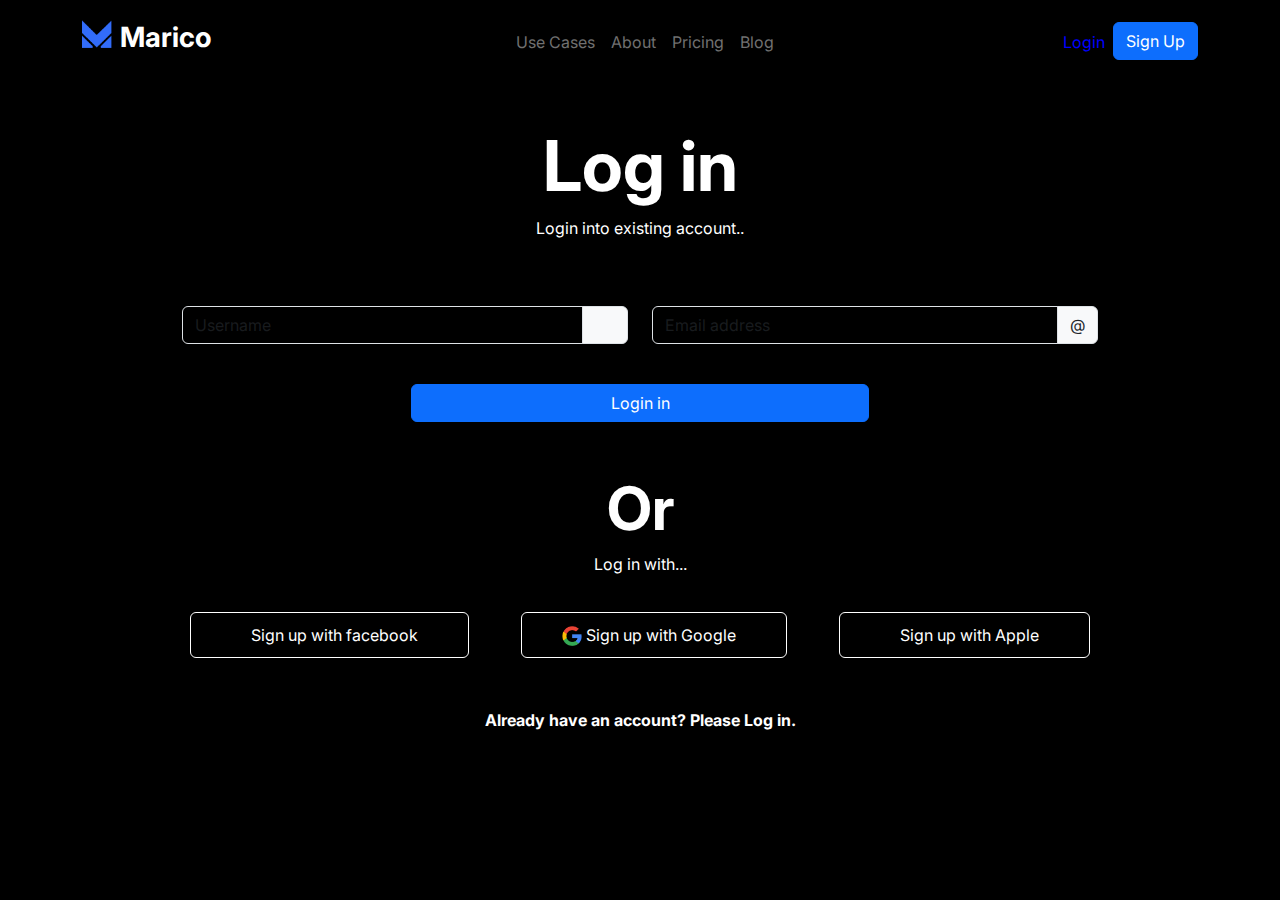
<file: login.html>
<!DOCTYPE html>
<html lang="en">

<head>
    <meta charset="UTF-8">
    <meta http-equiv="X-UA-Compatible" content="IE=edge">
    <meta name="viewport" content="width=device-width, initial-scale=1.0">
    <title>Marico+</title>
    <link rel="stylesheet" href="./css/style.css">
    <link rel="preconnect" href="https://fonts.googleapis.com">
    <link rel="preconnect" href="https://fonts.gstatic.com" crossorigin>
    <link href="https://fonts.googleapis.com/css2?family=Inter&display=swap" rel="stylesheet">
    <link rel="stylesheet" href="https://cdnjs.cloudflare.com/ajax/libs/font-awesome/6.2.1/css/all.min.css"
        integrity="sha512-MV7K8+y+gLIBoVD59lQIYicR65iaqukzvf/nwasF0nqhPay5w/9lJmVM2hMDcnK1OnMGCdVK+iQrJ7lzPJQd1w=="
        crossorigin="anonymous" referrerpolicy="no-referrer" />
    <!-- Bootstrap CSS link -->
    <link rel="stylesheet" href="https://cdn.jsdelivr.net/npm/bootstrap@5.2.3/dist/css/bootstrap.min.css">
</head>

<body>
    <div class="container-fluid">
        <!-- Navigation menu -->
        <nav class="navbar navbar-expand-lg navbar-dark">
            <div class="container py-2">
                <a href="#" class="navbar-brand d-flex align-items-center">
                    <img src="./images/logo.png" alt="" class="img-fluid" width="30px">
                    <h3 class="px-2">Marico</h3>
                </a>
                <button class="navbar-toggler" type="button" data-bs-toggle="collapse"
                    data-bs-target="#navbarSupportedContent">
                    <span class="navbar-toggler-icon"></span>
                </button>
                <div class="collapse navbar-collapse flex-grow-0" id="navbarSupportedContent">
                    <ul class="navbar-nav me-auto mb-2 mb-lg-0">
                        <li class="nav-item">
                            <a href="index.html" class="nav-link">Use Cases</a>
                        </li>
                        <li class="nav-item">
                            <a href="about.html" class="nav-link">About</a>
                        </li>
                        <li class="nav-item active">
                            <a href="pricing" class="nav-link">Pricing</a>
                        </li>
                        <li class="nav-item">
                            <a href="blog.html" class="nav-link">Blog</a>
                        </li>
                    </ul>
                </div>
                <div class="collapse navbar-collapse flex-grow-0" id="navbarSupportedContent">
                    <ul class="navbar-nav">
                        <li class="nav-item">
                            <a href="login.html" class="nav-link active">Login</a>
                        </li>
                        <li class="nav-item">
                            <a href="signup.html" class="btn btn-primary">Sign Up</a>
                        </li>
                    </ul>
                </div>
            </div>
        </nav>
        <section class="sign_up">
            <div class="container">
                <div class="row">
                    <div class="col-12 text-center">
                        <h1>Log in</h1>
                        <p class="home-text">Login into existing account..</p>
                    </div>
                    <div class="col-12">
                        <form action="" class="row">
                            <div class="col-sm-6 mb-4">
                                <div class="input-group mb-3">
                                    <input type="text" class="form-control" placeholder="Username" aria-label="Username"
                                        aria-describedby="basic-addon1">
                                    <span class="input-group-text" id="basic-addon1">
                                        <i class="fa-regular fa-user"></i>
                                    </span>
                                </div>
                            </div>
                            <div class="col-sm-6 mb-4">
                                <div class="input-group mb-3">
                                    <input type="email" class="form-control" placeholder="Email address"
                                        aria-label="Username" aria-describedby="basic-addon1">
                                    <span class="input-group-text" id="basic-addon1">@</span>
                                </div>
                            </div>
                            <div class="col-12 text-center">
                                <button class="btn btn-primary w-50">Login in</button>
                            </div>
                        </form>
                    </div>
                    <div class="col-12 text-center text">
                        <h2>Or</h2>
                        <p>Log in with...</p>
                        <a href="https://facebook.com" class="btn btn-outline-dark">
                            <i class="fa-brands fa-facebook"></i>
                            Sign up with facebook
                        </a>
                        <a href="https://google.com" class="btn btn-outline-dark mx-5">
                            <img src="./images/G_logo.png" alt="" width="20px" class="img-fluid">
                            Sign up with Google
                        </a>
                        <a href="https://apple.com" class="btn btn-outline-dark">
                            <i class="fa-brands fa-apple"></i>
                            Sign up with Apple
                        </a>
                    </div>
                    <p class="footer-text text-center">Already have an account? Please Log in.</p>
                </div>
            </div>
        </section>
    </div>
</body>
<!-- Bootstrap JS link -->
<script src="https://cdn.jsdelivr.net/npm/bootstrap@5.2.3/dist/js/bootstrap.bundle.min.js"></script>

</html>
</file>
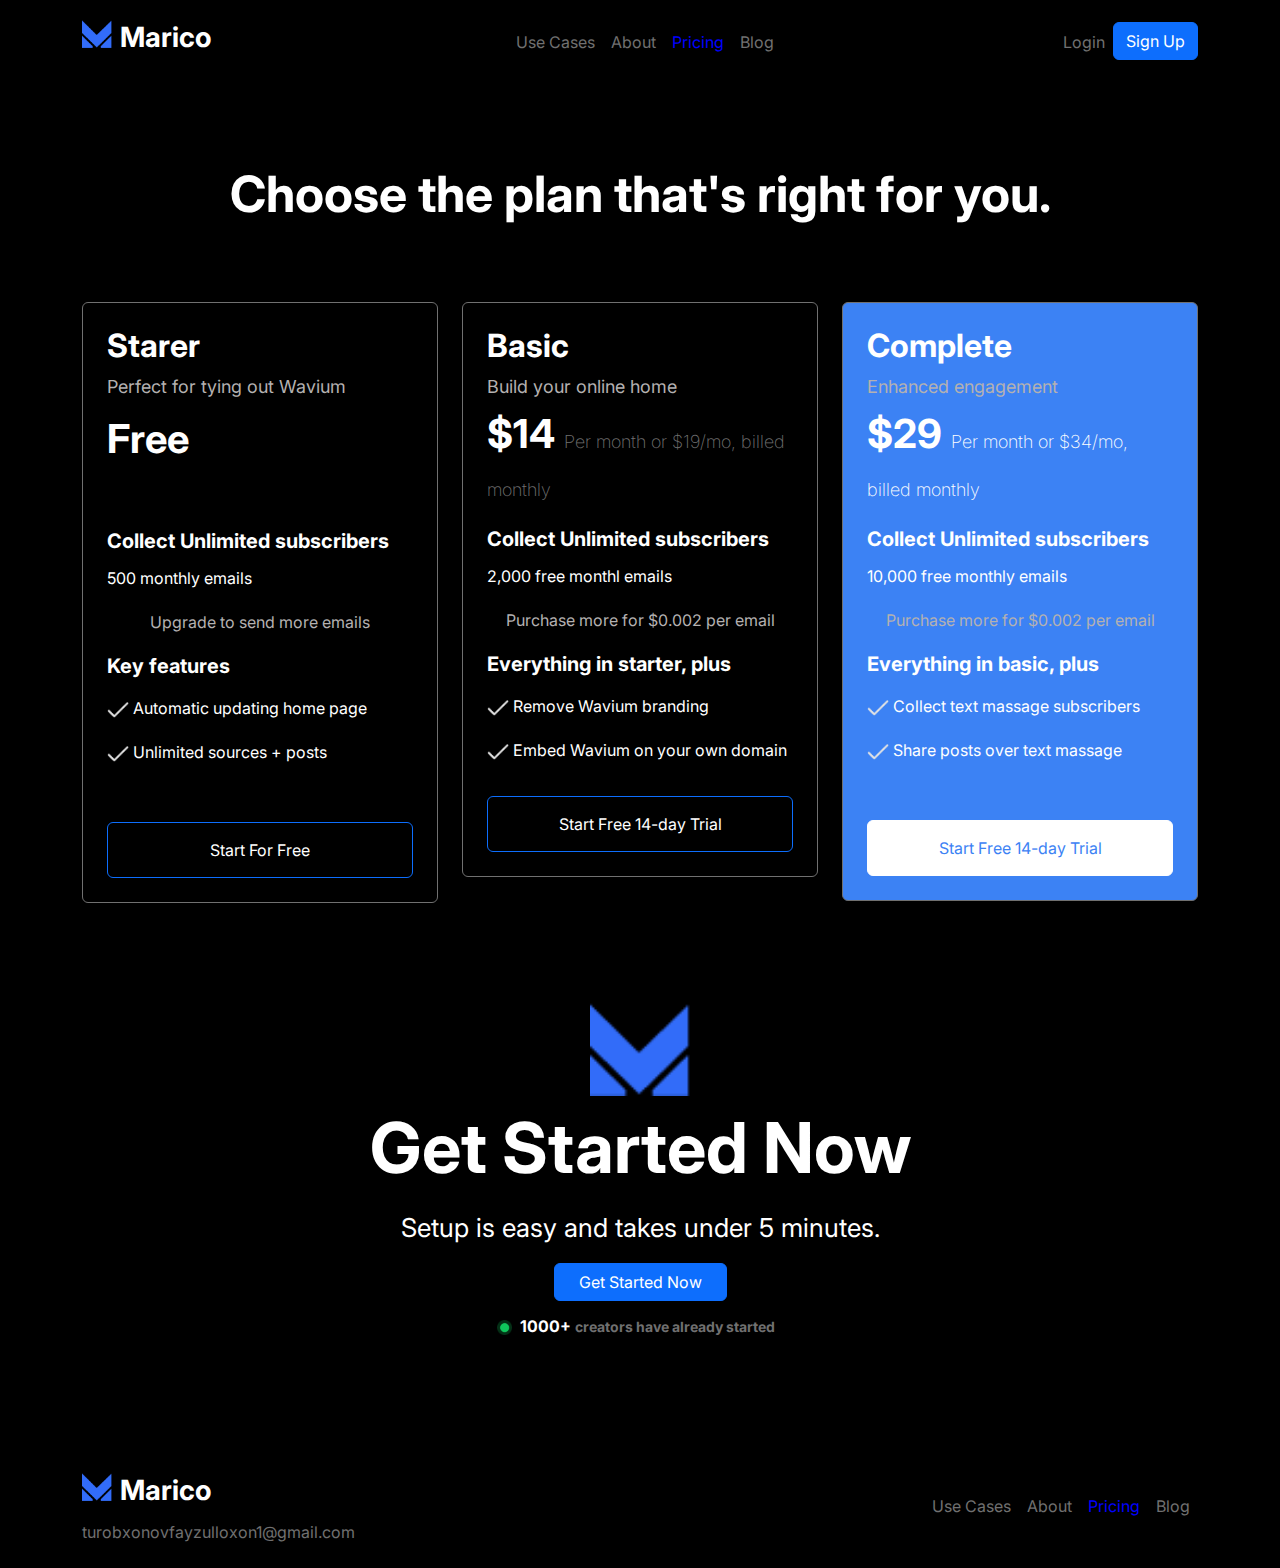
<file: pricing.html>
<!DOCTYPE html>
<html lang="en">

<head>
    <meta charset="UTF-8">
    <meta http-equiv="X-UA-Compatible" content="IE=edge">
    <meta name="viewport" content="width=device-width, initial-scale=1.0">
    <title>Marico+</title>
    <link rel="stylesheet" href="./css/style.css">
    <link rel="preconnect" href="https://fonts.googleapis.com">
    <link rel="preconnect" href="https://fonts.gstatic.com" crossorigin>
    <link href="https://fonts.googleapis.com/css2?family=Inter&display=swap" rel="stylesheet">
    <!-- Bootstrap CSS link -->
    <link rel="stylesheet" href="https://cdn.jsdelivr.net/npm/bootstrap@5.2.3/dist/css/bootstrap.min.css">
</head>

<body>
    <div class="container-fluid">
        <!-- Navigation menu -->
        <nav class="navbar navbar-expand-lg navbar-dark">
            <div class="container py-2">
                <a href="#" class="navbar-brand d-flex align-items-center">
                    <img src="./images/logo.png" alt="" class="img-fluid" width="30px">
                    <h3 class="px-2">Marico</h3>
                </a>
                <button class="navbar-toggler" type="button" data-bs-toggle="collapse"
                    data-bs-target="#navbarSupportedContent">
                    <span class="navbar-toggler-icon"></span>
                </button>
                <div class="collapse navbar-collapse flex-grow-0" id="navbarSupportedContent">
                    <ul class="navbar-nav me-auto mb-2 mb-lg-0">
                        <li class="nav-item">
                            <a href="index.html" class="nav-link">Use Cases</a>
                        </li>
                        <li class="nav-item">
                            <a href="about.html" class="nav-link">About</a>
                        </li>
                        <li class="nav-item active">
                            <a href="pricing.html" class="nav-link active">Pricing</a>
                        </li>
                        <li class="nav-item">
                            <a href="blog.html" class="nav-link">Blog</a>
                        </li>
                    </ul>
                </div>
                <div class="collapse navbar-collapse flex-grow-0" id="navbarSupportedContent">
                    <ul class="navbar-nav">
                        <li class="nav-item">
                            <a href="login.html" class="nav-link">Login</a>
                        </li>
                        <li class="nav-item">
                            <a href="signup.html" class="btn btn-primary">Sign Up</a>
                        </li>
                    </ul>
                </div>
            </div>
        </nav>

        <section class="cards">
            <div class="container">
                <div class="row">
                    <div class="col-12 text-center">
                        <h2>Choose the plan that's right for you.</h2>
                    </div>
                    <div class="col-sm-4">
                        <div class="card p-4">
                            <h2>Starer</h2>
                            <p class="card-header_text">Perfect for tying out Wavium</p>
                            <h1 class="card-title1">Free</h1>
                            <p class="card-main_text1">Collect Unlimited subscribers</p>
                            <p class="card-main_text">500 monthly emails</p>
                            <p class="card-main_text2">Upgrade to send more emails</p>
                            <h5>Key features</h5>
                            <p class="card-key_text1">
                                <img src="./images/Shape-7.png" alt="" class="img-fluid" width="22px">
                                Automatic updating home page
                            </p>
                            <p class="card-key_text1">
                                <img src="./images/Shape-7.png" alt="" class="img-fluid" width="22px">
                                Unlimited sources + posts
                            </p>
                            <button class="btn btn-outline-dark border-primary mt-5">Start For Free</button>
                        </div>
                    </div>
                    <div class="col-sm-4">
                        <div class="card p-4">
                            <h2>Basic</h2>
                            <p class="card-header_text">Build your online home</p>
                            <h1 class="card-title2">$14 <small>Per month or $19/mo, billed monthly</small></h1>
                            <p class="card-main_text1">Collect Unlimited subscribers</p>
                            <p class="card-main_text">2,000 free monthl emails</p>
                            <p class="card-main_text2">Purchase more for $0.002 per email</p>
                            <h5>Everything in starter, plus</h5>
                            <p class="card-key_text1">
                                <img src="./images/Shape-7.png" alt="" class="img-fluid" width="22px">
                                Remove Wavium branding
                            </p>
                            <p class="card-key_text1">
                                <img src="./images/Shape-7.png" alt="" class="img-fluid" width="22px">
                                Embed Wavium on your own domain
                            </p>
                            <button class="btn btn-outline-dark border-primary mt-4">Start Free 14-day Trial</button>
                        </div>
                    </div>
                    <div class="col-sm-4">
                        <div class="card p-4" style="background-color: #3C82F4;">
                            <h2>Complete</h2>
                            <p class="card-header_text">Enhanced engagement</p>
                            <h1 class="card-title2">$29 <small1>Per month or $34/mo, billed monthly</small1></h1>
                            <p class="card-main_text1">Collect Unlimited subscribers</p>
                            <p class="card-main_text">10,000 free monthly emails</p>
                            <p class="card-main_text2">Purchase more for $0.002 per email</p>
                            <h5>Everything in basic, plus</h5>
                            <p class="card-key_text1">
                                <img src="./images/Shape-7.png" alt="" class="img-fluid" width="22px">
                                Collect text massage subscribers
                            </p>
                            <p class="card-key_text1">
                                <img src="./images/Shape-7.png" alt="" class="img-fluid" width="22px">
                                Share posts over text massage
                            </p>
                            <button class="btn btn-outline-dark border-white button mt-5">Start Free 14-day Trial</button>
                        </div>
                    </div>
                </div>
            </div>
        </section>

        

        <!-- Get started -->
        <section class="get_started">
            <div class="container">
                <div class="row">
                    <div class="col-12 text-center">
                        <img src="./images/logo.png" alt="" class="img-fluid" width="100px">
                        <h1>Get Started Now</h1>
                        <p>Setup is easy and takes under 5 minutes.</p>
                        <button class="btn btn-primary px-4">Get Started Now</button>
                    </div>
                    <div class="col-12 d-flex align-items-center justify-content-center pt-2">
                        <img src="./images/Dot.png" alt="" class="img-fluid" width="15px">
                        <h6 class="pt-2 px-2">1000+ <small>creators have already started</small></h6>
                    </div>
                </div>
            </div>
        </section>

        <!-- Footer section -->
        <footer>
            <nav class="navbar navbar-expand-lg navbar-dark">
                <div class="container py-3">
                    <div class="links">
                        <a href="#" class="navbar-brand d-flex align-items-center">
                            <img src="./images/logo.png" alt="" class="img-fluid" width="30px">
                            <h3 class="px-2">Marico</h3>
                        </a>
                        <a href="https://turobxonovfayzulloxon1@gmail.com"
                            class="link text-decoration-none email">turobxonovfayzulloxon1@gmail.com</a>
                    </div>
                    <button class="navbar-toggler" type="button" data-bs-toggle="collapse"
                        data-bs-target="#navbarSupportedContent">
                        <span class="navbar-toggler-icon"></span>
                    </button>
                    <div class="collapse navbar-collapse flex-grow-0" id="navbarSupportedContent">
                        <ul class="navbar-nav me-auto mb-2 mb-lg-0">
                            <li class="nav-item">
                                <a href="index.html" class="nav-link">Use Cases</a>
                            </li>
                            <li class="nav-item">
                                <a href="about.html" class="nav-link">About</a>
                            </li>
                            <li class="nav-item active">
                                <a href="pricing.html" class="nav-link active">Pricing</a>
                            </li>
                            <li class="nav-item">
                                <a href="blog.html" class="nav-link">Blog</a>
                            </li>
                        </ul>
                    </div>
                </div>
            </nav>
        </footer>
    </div>
</body>
<!-- Bootstrap JS link -->
<script src="https://cdn.jsdelivr.net/npm/bootstrap@5.2.3/dist/js/bootstrap.bundle.min.js"></script>

</html>
</file>
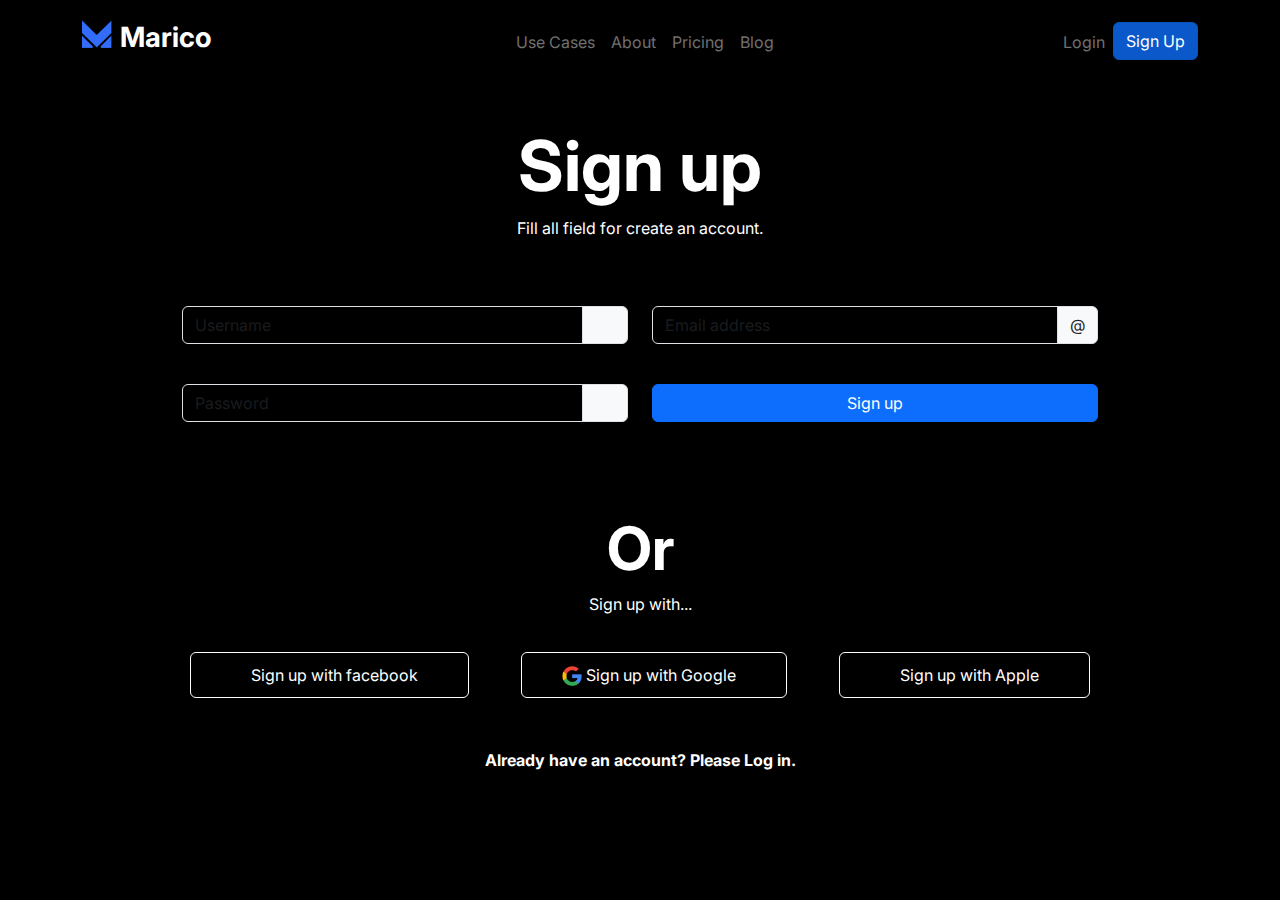
<file: signup.html>
<!DOCTYPE html>
<html lang="en">

<head>
    <meta charset="UTF-8">
    <meta http-equiv="X-UA-Compatible" content="IE=edge">
    <meta name="viewport" content="width=device-width, initial-scale=1.0">
    <title>Marico+</title>
    <link rel="stylesheet" href="./css/style.css">
    <link rel="preconnect" href="https://fonts.googleapis.com">
    <link rel="preconnect" href="https://fonts.gstatic.com" crossorigin>
    <link href="https://fonts.googleapis.com/css2?family=Inter&display=swap" rel="stylesheet">
    <link rel="stylesheet" href="https://cdnjs.cloudflare.com/ajax/libs/font-awesome/6.2.1/css/all.min.css"
    integrity="sha512-MV7K8+y+gLIBoVD59lQIYicR65iaqukzvf/nwasF0nqhPay5w/9lJmVM2hMDcnK1OnMGCdVK+iQrJ7lzPJQd1w=="
    crossorigin="anonymous" referrerpolicy="no-referrer" />
    <!-- Bootstrap CSS link -->
    <link rel="stylesheet" href="https://cdn.jsdelivr.net/npm/bootstrap@5.2.3/dist/css/bootstrap.min.css">
</head>

<body>
    <div class="container-fluid">
        <!-- Navigation menu -->
        <nav class="navbar navbar-expand-lg navbar-dark">
            <div class="container py-2">
                <a href="#" class="navbar-brand d-flex align-items-center">
                    <img src="./images/logo.png" alt="" class="img-fluid" width="30px">
                    <h3 class="px-2">Marico</h3>
                </a>
                <button class="navbar-toggler" type="button" data-bs-toggle="collapse"
                    data-bs-target="#navbarSupportedContent">
                    <span class="navbar-toggler-icon"></span>
                </button>
                <div class="collapse navbar-collapse flex-grow-0" id="navbarSupportedContent">
                    <ul class="navbar-nav me-auto mb-2 mb-lg-0">
                        <li class="nav-item">
                            <a href="index.html" class="nav-link">Use Cases</a>
                        </li>
                        <li class="nav-item">
                            <a href="about.html" class="nav-link">About</a>
                        </li>
                        <li class="nav-item active">
                            <a href="pricing.html" class="nav-link">Pricing</a>
                        </li>
                        <li class="nav-item">
                            <a href="blog.html" class="nav-link">Blog</a>
                        </li>
                    </ul>
                </div>
                <div class="collapse navbar-collapse flex-grow-0" id="navbarSupportedContent">
                    <ul class="navbar-nav">
                        <li class="nav-item">
                            <a href="login.html" class="nav-link">Login</a>
                        </li>
                        <li class="nav-item">
                            <a href="signup.html" class="btn btn-primary active">Sign Up</a>
                        </li>
                    </ul>
                </div>
            </div>
        </nav>
        <section class="sign_up">
            <div class="container">
                <div class="row">
                    <div class="col-sm-12 text-center">
                        <h1>Sign up</h1>
                        <p class="home-text">Fill all field for create an account.</p>
                    </div>
                    <div class="col-sm-12">
                        <form action="" class="row">
                            <div class="col-sm-6 mb-4">
                                <div class="input-group mb-3">
                                    <input type="text" class="form-control" placeholder="Username" aria-label="Username"
                                    aria-describedby="basic-addon1">
                                    <span class="input-group-text" id="basic-addon1"><i class="fa-regular fa-user  "></i></span>
                                </div>
                            </div>
                            <div class="col-sm-6 mb-4">
                                <div class="input-group mb-3">
                                    <input type="email" class="form-control" placeholder="Email address" aria-label="Username"
                                    aria-describedby="basic-addon1">
                                    <span class="input-group-text" id="basic-addon1">@</span>
                                </div>
                            </div>
                            <div class="col-sm-6 mb-4">
                                <div class="input-group mb-3">
                                    <input type="password" class="form-control" placeholder="Password" aria-label="Username"
                                    aria-describedby="basic-addon1">
                                    <span class="input-group-text" id="basic-addon1"><i class="fa-solid fa-eye"></i></span>
                                </div>
                            </div>
                            <div class="col-sm-6">
                                <button class="btn btn-primary w-100">Sign up</button>
                            </div>
                        </form>
                    </div>
                    <div class="col-sm-12 text-center text">
                        <h2>Or</h2>
                        <p>Sign up with...</p>
                        <a href="https://facebook.com" class="btn btn-outline-dark">
                            <i class="fa-brands fa-facebook"></i>
                            Sign up with facebook
                        </a>
                        <a href="https://google.com" class="btn btn-outline-dark mx-5">
                            <img src="./images/G_logo.png" alt="" width="20px" class="img-fluid">
                            Sign up with Google
                        </a>
                        <a href="https://apple.com" class="btn btn-outline-dark">
                            <i class="fa-brands fa-apple"></i>
                            Sign up with Apple
                        </a>
                    </div>
                    <p class="footer-text text-center">Already have an account? Please Log in.</p>
                </div>
            </div>
        </section>
    </div>
</body>
<!-- Bootstrap JS link -->
<script src="https://cdn.jsdelivr.net/npm/bootstrap@5.2.3/dist/js/bootstrap.bundle.min.js"></script>

</html>
</file>
<file: css/style.css>
* {
  margin: 0;
  padding: 0;
  box-sizing: border-box;
  font-family: "Inter";
  background-color: #000000;
}

.btn:hover {
  transition: all 0.3s linear;
  transform: scale(1.1);
  cursor: pointer;
}

.container-fluid {
  width: 100%;
  margin: 0 auto;
}

.navbar .navbar-brand {
  color: white;
}
.navbar h3 {
  font-weight: 700;
}
.navbar .email {
  color: #707070;
}
.navbar img {
  margin-top: -15px;
}
.navbar .nav-link {
  color: #707070;
}
.navbar .navbar-nav .nav-link.active {
  color: blue;
}
.navbar a:hover {
  color: #FFFFFF;
}

.home {
  padding-top: 70px;
}
.home .headingone, .home .headingtwo {
  font-size: 80px;
  font-weight: 900;
}
.home .headingtwo {
  color: #FE9B83;
}
.home .paragraph p {
  color: #FFFFFF;
  font-size: 35px;
  font-weight: 700;
  padding: 50px 250px 20px;
}
.home .buttons .btn1 {
  color: #707070;
}
.home .d-flex h6 {
  font-weight: 700;
  color: #FFFFFF;
}
.home .d-flex small {
  color: #707070;
}

.creators h1 {
  font-size: 70px;
  font-weight: 700;
  color: #FFFFFF;
  padding-top: 70px;
}
.creators .col-sm-4 {
  padding-top: 30px;
}
.creators .col-sm-4 h3 {
  font-weight: 700;
  color: #FFFFFF;
}
.creators .col-sm-4 p {
  color: #707070;
}

.step1, .step3 {
  padding-top: 100px;
}
.step1 .text h1, .step3 .text h1 {
  font-size: 70px;
  font-weight: 700;
  color: #FFFFFF;
  padding-top: 10px;
}
.step1 .text p, .step3 .text p {
  color: #707070;
  font-size: 26px;
  padding: 10px 170px;
}
.step1 .btn1, .step3 .btn1 {
  color: #707070;
}
.step1 .homepage, .step3 .homepage {
  padding: 100px 0 0 113px;
}
.step1 .homepage .headingfour, .step3 .homepage .headingfour {
  font-size: 30px;
  font-weight: 700;
  color: #FFFFFF;
  padding-bottom: 80px;
}
.step1 .homepage .heading1, .step3 .homepage .heading1, .step1 .homepage .heading2, .step3 .homepage .heading2 {
  font-size: 60px;
  font-weight: 700;
  color: #FFFFFF;
}
.step1 .homepage .heading2 color, .step3 .homepage .heading2 color {
  color: blue;
}
.step1 .homepage p, .step3 .homepage p {
  color: #FFFFFF;
  margin-bottom: 5px;
}
.step1 .homepage .btn, .step3 .homepage .btn {
  margin-top: 20px;
  margin-right: 20px;
}

.step2 {
  padding-top: 100px;
}
.step2 .collect .heading1, .step2 .collect .step1 .homepage .heading2, .step2 .collect .step3 .homepage .heading2, .step1 .homepage .step2 .collect .heading2, .step3 .homepage .step2 .collect .heading2 {
  font-size: 70px;
  font-weight: 700;
  color: #FFFFFF;
  padding: 10px 0;
}
.step2 .collect p {
  font-size: 26px;
  color: #707070;
  padding: 0 170px;
}
.step2 .collect__card {
  background-color: #0D0D0D;
  margin-right: 10px;
}
.step2 .collect__card a {
  color: green;
  background: transparent;
  padding: 20px;
  display: block;
  font-weight: 700;
}
.step2 .collect__card .heading__card1 {
  font-weight: 700;
  font-size: 60px;
  color: #919191;
  background-color: transparent;
  margin-bottom: 0;
  padding: 10px 20px 0;
}
.step2 .collect__card .heading__card2 {
  font-weight: 700;
  font-size: 60px;
  color: #FFFFFF;
  background-color: transparent;
  padding: 5px 20px 0;
}
.step2 .collect__card img {
  background: transparent;
  margin: 10px 0 0 90px;
}
.step2 .collect__card .heading__card3 {
  font-weight: 700;
  font-size: 60px;
  color: #919191;
  background-color: transparent;
  margin-bottom: 0;
  padding: 50px 200px 0 20px;
}
.step2 .collect__card .heading__card4 {
  font-weight: 700;
  font-size: 60px;
  color: #FFFFFF;
  background-color: transparent;
  padding: 0 20px;
}
.step2 .card {
  margin-left: 10px;
}

.experts .container-fluid {
  padding-top: 100px;
}
.experts .container-fluid h1 {
  font-size: 70px;
  font-weight: 700;
  color: #FFFFFF;
}
.experts .container-fluid .img-fluid {
  padding: 30px 20px 0;
}

.audience {
  padding-top: 800px;
  background-image: url("../images/Image-4.png");
  background-size: contain;
  background-repeat: no-repeat;
  background-position: center;
  height: 100%;
  width: 100%;
  position: relative;
}
.audience h1 {
  position: absolute;
  color: #FFFFFF;
  font-size: 50px;
  font-weight: 700;
  text-align: center;
  padding: 0 200px;
  top: 350px;
  background: transparent;
}

.get_started h1 {
  font-weight: 700;
  font-size: 70px;
  color: #FFFFFF;
  padding: 10px;
}
.get_started p {
  font-size: 26px;
  color: #FFFFFF;
}
.get_started h6 {
  font-weight: 700;
  color: #FFFFFF;
}
.get_started small {
  color: #707070;
}

footer {
  padding-top: 100px;
}

.sign_up h1 {
  font-weight: 700;
  font-size: 70px;
  color: #FFFFFF;
  padding-top: 40px;
}
.sign_up .home-text {
  color: #FFFFFF;
}
.sign_up form {
  padding: 0 100px;
  margin-top: 50px;
}
.sign_up form .form-control {
  background-color: transparent;
  color: #FFFFFF;
}
.sign_up form i {
  background: transparent;
}
.sign_up i {
  background: transparent;
  padding: 0 10px 0 10px;
}
.sign_up .fa-facebook {
  color: blue;
}
.sign_up .img-fluid {
  background: transparent;
}
.sign_up .text {
  padding-top: 50px;
}
.sign_up .text h2 {
  font-weight: 700;
  color: #FFFFFF;
  font-size: 60px;
}
.sign_up .text p {
  color: white;
}
.sign_up .text .btn {
  margin-top: 20px;
  border: 1px solid white;
  color: white;
  padding: 10px 50px 10px 40px;
}
.sign_up .footer-text {
  color: #FFFFFF;
  font-weight: 700;
  padding: 50px 0 50px;
}

.about {
  padding-top: 50px;
}
.about .navbar-brand {
  padding-bottom: 20px;
}
.about .navbar-brand h2 {
  font-weight: 700;
  color: #FFFFFF;
  font-size: 50px;
  padding-top: 15px;
}
.about h1 {
  font-weight: 700;
  color: #FFFFFF;
  font-size: 70px;
  padding: 10px 100px 0;
}
.about .text-mission {
  font-size: 22px;
  color: #FFFFFF;
  padding: 0 200px;
}
.about .paragraph {
  border-bottom: 1px solid #919191;
  padding: 100px 180px 50px;
}
.about .paragraph p {
  font-size: 20px;
  color: #FFFFFF;
}
.about .paragraph .text-footer2 {
  font-weight: 700;
}

.team {
  padding: 100px 0;
}
.team h1 {
  font-size: 70px;
  font-weight: 700;
  color: #FFFFFF;
}
.team .col-sm-4 h2 {
  font-weight: 700;
  color: #FFFFFF;
  padding-top: 10px;
}
.team .col-sm-4 p {
  font-size: 20px;
  color: #707070;
}
.team .col-sm-4 h5 {
  color: #FFFFFF;
}

.cards {
  padding-top: 80px;
  padding-bottom: 100px;
}
.cards .col-12 {
  padding-bottom: 50px;
}
.cards .col-12 h1 {
  font-weight: 700;
  font-size: 70px;
  color: #FFFFFF;
}
.cards .col-12 h2 {
  font-weight: 700;
  font-size: 50px;
  color: #FFFFFF;
}
.cards .col-12 p {
  color: #FFFFFF;
  font-size: 18px;
}
.cards .card {
  margin-top: 20px;
  background-color: #000000;
  border: 1px solid #707070;
  color: #FFFFFF;
}
.cards .card p {
  margin-bottom: 0;
}
.cards .card .img-fluid {
  background: transparent;
}
.cards .card .card-title {
  color: #FFFFFF;
  font-weight: 700;
  margin-bottom: 0;
  padding: 15px 0;
}
.cards .card .card-text {
  color: #707070;
}
.cards .card h2 {
  color: #FFFFFF;
  font-weight: 700;
  background: transparent;
}
.cards .card .card-header_text {
  color: #B4B1B1;
  font-size: 18px;
  background: transparent;
}
.cards .card h1 {
  font-weight: 700;
  color: #FFFFFF;
  background: transparent;
}
.cards .card .card-title1 {
  padding: 15px 0 55px;
}
.cards .card .card-title2 {
  padding: 10px 0;
}
.cards .card small {
  font-size: 18px;
  font-weight: 200;
  color: #707070;
  background: transparent;
}
.cards .card small1 {
  font-size: 18px;
  font-weight: 200;
  color: #FFFFFF;
  background: transparent;
}
.cards .card .card-main_text1 {
  font-weight: 700;
  color: #FFFFFF;
  font-size: 20px;
  background: transparent;
}
.cards .card .card-main_text {
  color: #FFFFFF;
  padding: 10px 0;
  background: transparent;
}
.cards .card .card-main_text2 {
  color: #B4B1B1;
  text-align: center;
  padding: 10px 0 20px;
  background: transparent;
}
.cards .card h5 {
  font-weight: 700;
  color: #FFFFFF;
  background: transparent;
}
.cards .card .card-key_text1 {
  color: #FFFFFF;
  padding: 10px 0;
  background: transparent;
}
.cards .card .btn {
  padding: 15px 30px;
  color: #FFFFFF;
}
.cards .card .button {
  background-color: #FFFFFF;
  color: #3C82F4;
}

@media only screen and (max-width: 446.9px) {
  .container-fluid {
    width: 100%;
    max-width: 447px;
    margin: 0 auto;
  }
  .home {
    padding-top: 30px;
  }
  .home .headingone, .home .headingtwo {
    font-size: 40px;
  }
  .home .paragraph p {
    padding: 0;
    padding-top: 20px;
    font-size: 20px;
    text-align: left;
  }
  .home .buttons .btn {
    margin-top: 20px;
  }
  .home .d-flex h6 {
    font-size: 15px;
  }
  .creators h1 {
    font-size: 40px;
  }
  .creators .row {
    flex-direction: column;
  }
  .step1 .text h1, .step3 .text h1 {
    font-size: 40px;
    text-align: left;
  }
  .step1 .text p, .step3 .text p {
    padding: 0;
    font-size: 18px;
    text-align: left;
  }
  .step1 .homepage, .step3 .homepage {
    padding: 0;
    padding-top: 50px;
  }
  .step1 .homepage .headingfour, .step3 .homepage .headingfour {
    font-size: 24px;
  }
  .step1 .homepage .heading1, .step3 .homepage .heading1, .step1 .homepage .heading2, .step3 .homepage .heading2 {
    font-size: 40px;
  }
  .step1 .homepage p, .step3 .homepage p {
    font-size: 15px;
  }
  .step1 .homepage .img, .step3 .homepage .img {
    margin-top: 20px;
    width: 300px;
  }
  .step2 .collect .heading1, .step2 .collect .step1 .homepage .heading2, .step1 .homepage .step2 .collect .heading2, .step2 .collect .step3 .homepage .heading2, .step3 .homepage .step2 .collect .heading2 {
    font-size: 40px;
    text-align: left;
    padding-top: 20px;
  }
  .step2 .collect p {
    padding: 0;
    font-size: 18px;
    text-align: left;
  }
  .step2 .collect__card {
    margin: 20px 0;
  }
  .step2 .collect__card a {
    padding: 10px;
  }
  .step2 .collect__card .heading__card1 {
    padding: 0;
    font-size: 35px;
    padding-left: 10px;
  }
  .step2 .collect__card .heading__card2 {
    padding: 10px 10px;
    font-size: 35px;
  }
  .step2 .collect__card img {
    margin: 0;
    margin-left: 55px;
  }
  .step2 .collect__card .heading__card3 {
    padding: 10px;
    font-size: 30px;
  }
  .step2 .collect__card .heading__card4 {
    padding: 10px;
    font-size: 35px;
  }
  .experts .container-fluid {
    padding-top: 50px;
  }
  .experts .container-fluid h1 {
    font-size: 40px;
  }
  .experts .container-fluid .img-fluid {
    padding: 0;
    padding-top: 20px;
  }
  .audience {
    padding-top: 300px;
  }
  .audience h1 {
    padding: 0;
    font-size: 20px;
    padding: 0 10px;
    top: 120px;
  }
  .get_started h1 {
    font-size: 30px;
    padding-top: 20px;
  }
  .get_started p {
    font-size: 18px;
  }
  .get_started h6 {
    font-size: 15px;
  }
  footer .navbar-links {
    display: flex;
  }
  .about h1 {
    padding: 0;
    font-size: 30px;
    text-align: left;
    padding-top: 20px;
  }
  .about .text-mission {
    padding: 0;
    font-size: 18px;
    text-align: left;
  }
  .about .paragraph {
    padding: 10px 0 10px 10px;
  }
  .about .paragraph p {
    font-size: 18px;
  }
  .team .col-sm-4 {
    margin-top: 30px;
  }
  .cards .col-12 h2 {
    font-size: 30px;
  }
  .sign_up form {
    padding: 0;
  }
  .sign_up .text .btn {
    padding: 10px;
  }
  .sign_up .footer-text {
    font-size: 15px;
  }
}/*# sourceMappingURL=style.css.map */
</file>
